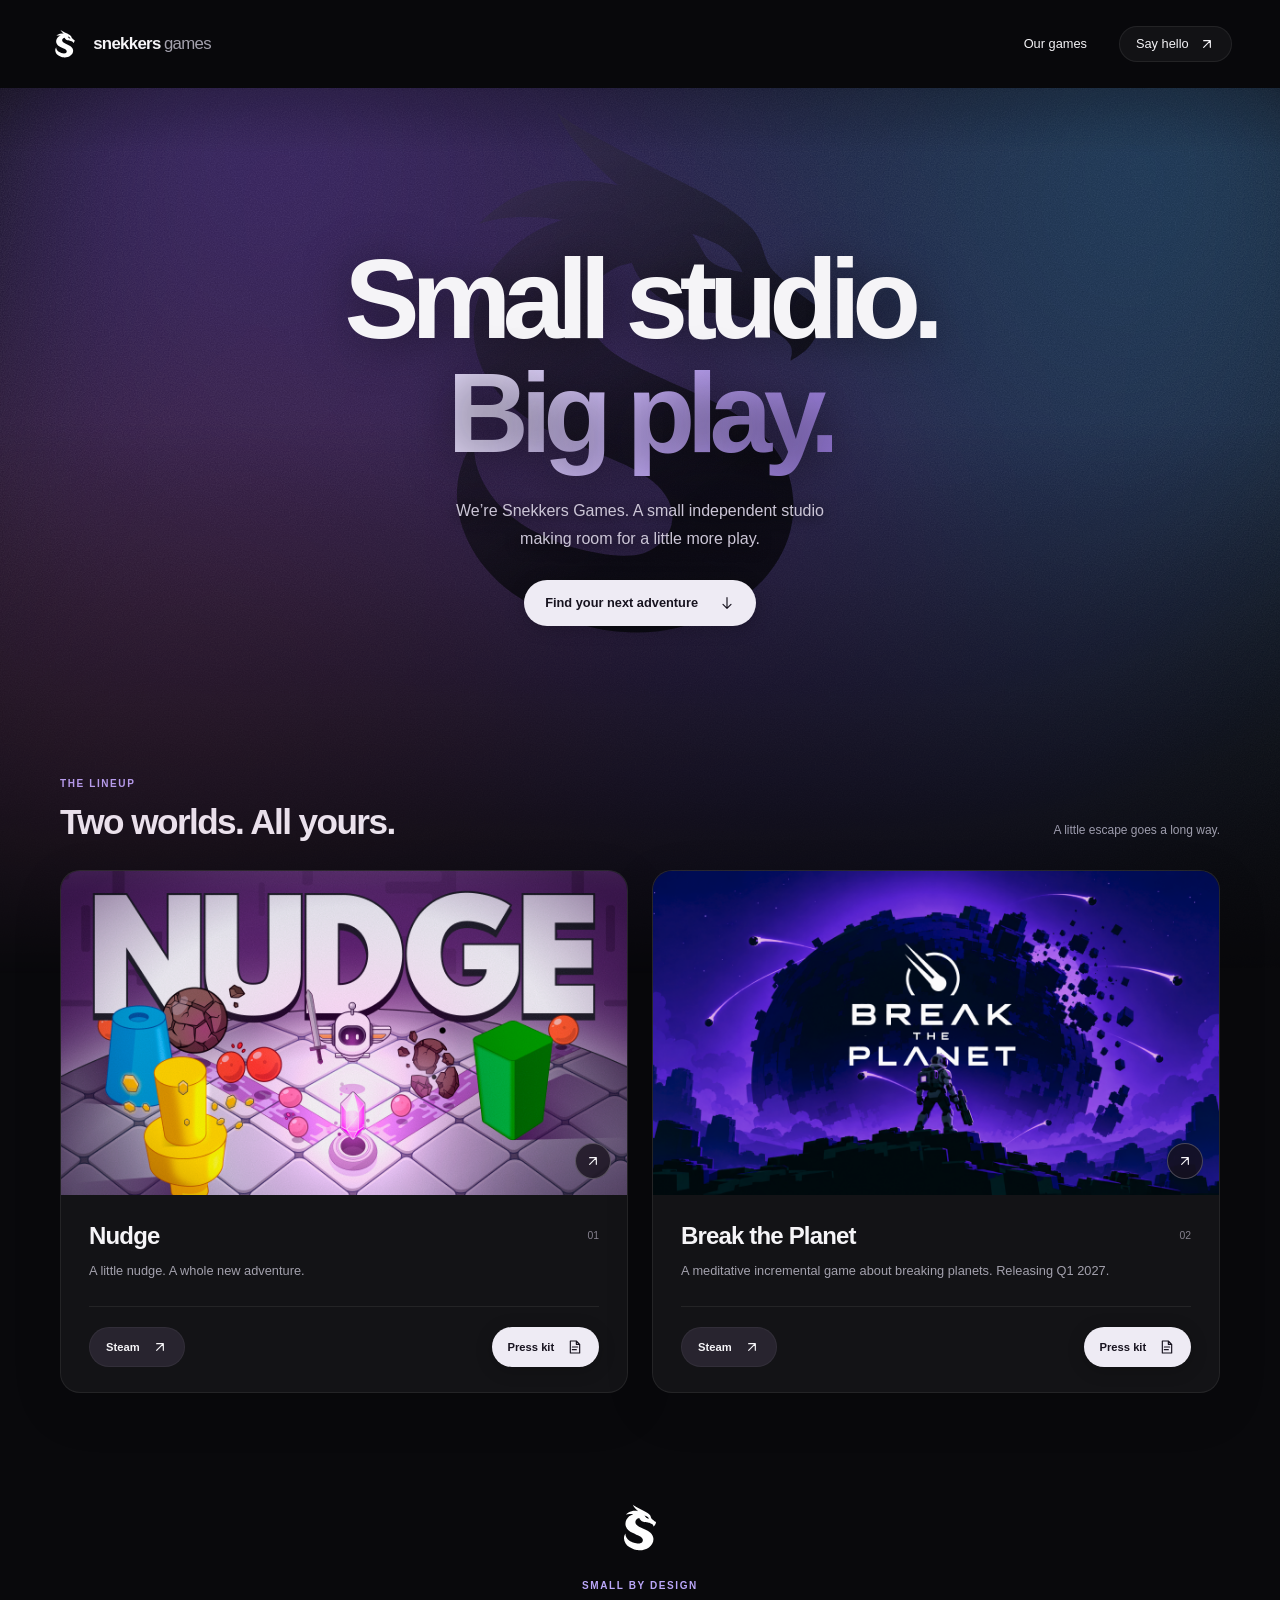
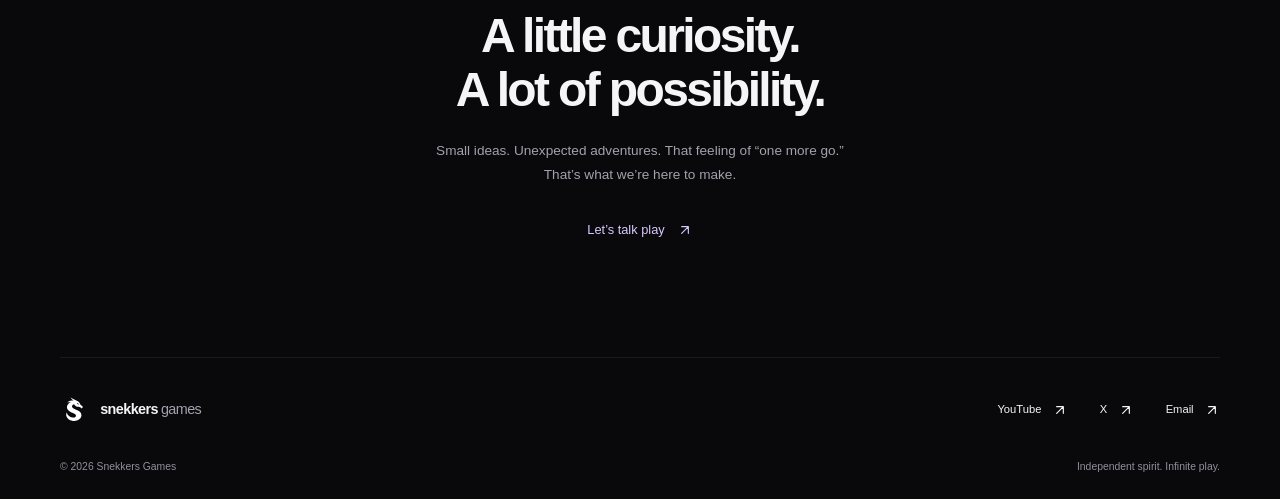
<file: index.html>
<!doctype html>
<html lang="en">
  <head>
    <meta charset="utf-8" />
    <meta name="viewport" content="width=device-width, initial-scale=1" />
    <meta name="theme-color" content="#09090c" />
    <meta name="color-scheme" content="dark" />
    <meta name="description" content="Small studio. Big play. Meet Snekkers Games, the independent game studio behind Nudge and Break the Planet." />
    <link rel="canonical" href="https://snekkersgames.com/" />
    <meta property="og:type" content="website" />
    <meta property="og:site_name" content="Snekkers Games" />
    <meta property="og:title" content="Snekkers Games — Small studio. Big play." />
    <meta property="og:description" content="Two worlds. One independent spirit. Discover Nudge and Break the Planet." />
    <meta property="og:url" content="https://snekkersgames.com/" />
    <meta property="og:image" content="https://snekkersgames.com/assets/nudge.png" />
    <title>Snekkers Games — Small studio. Big play.</title>
    <link rel="icon" href="./assets/favicon.svg" type="image/svg+xml" />
    <link rel="stylesheet" href="./styles.css" />
  </head>
  <body>
    <a class="skip-link" href="#main">Skip to content</a>
    <header class="site-header">
      <div class="header-inner">
        <a class="brand" href="#top" aria-label="Snekkers Games home"><img class="brand-symbol" src="./assets/logo.svg" alt="" width="34" height="34" /><span>snekkers<span class="brand-light">games</span></span></a>
        <nav aria-label="Main navigation"><a href="#games">Our games</a><a class="contact-link" href="mailto:info@snekkersgames.com">Say hello <svg class="icon" viewBox="0 0 24 24" fill="none" stroke="currentColor" stroke-width="1.75" stroke-linecap="round" stroke-linejoin="round" aria-hidden="true" focusable="false"><path d="M7 17 17 7M7 7h10v10" /></svg></a></nav>
      </div>
    </header>
    <main id="main">
      <section class="hero container" id="top" aria-labelledby="hero-title">
        <div class="hero-atmosphere" aria-hidden="true"><div class="hero-flow"><span></span><span></span><span></span></div><div class="hero-emblem"></div></div>
        <h1 id="hero-title">Small studio.<br /><span>Big play.</span></h1>
        <p class="hero-description">We’re Snekkers Games. A small independent studio<br class="desktop-break" /> making room for a little more play.</p>
        <a class="button primary-button" href="#games">Find your next adventure <svg class="icon" viewBox="0 0 24 24" fill="none" stroke="currentColor" stroke-width="1.75" stroke-linecap="round" stroke-linejoin="round" aria-hidden="true" focusable="false"><path d="M12 4v16m-6-6 6 6 6-6" /></svg></a>
      </section>
      <section class="games container" id="games" aria-labelledby="games-title">
        <div class="section-heading"><div><p class="eyebrow section-eyebrow">THE LINEUP</p><h2 id="games-title">Two worlds. All yours.</h2></div><span class="collection-note">A little escape goes a long way.</span></div>
        <div class="game-grid">
          <article class="game-card nudge">
            <a class="artwork-link" href="https://store.steampowered.com/app/4538110/Nudge/" aria-label="Discover Nudge on Steam"><img src="./assets/nudge.png" alt="Nudge artwork: a tiny sword-wielding robot, colorful obstacles, and a glowing pink crystal." width="1232" height="706" fetchpriority="high" /><span class="artwork-arrow" aria-hidden="true"><svg class="icon" viewBox="0 0 24 24" fill="none" stroke="currentColor" stroke-width="1.75" stroke-linecap="round" stroke-linejoin="round" aria-hidden="true" focusable="false"><path d="M7 17 17 7M7 7h10v10" /></svg></span></a>
            <div class="game-details"><div class="game-title-row"><h3>Nudge</h3><span class="game-index" aria-hidden="true">01</span></div><p>A little nudge. A whole new adventure.</p><div class="game-bottom game-actions"><a class="button game-button" href="https://store.steampowered.com/app/4538110/Nudge/">Steam <svg class="icon" viewBox="0 0 24 24" fill="none" stroke="currentColor" stroke-width="1.75" stroke-linecap="round" stroke-linejoin="round" aria-hidden="true" focusable="false"><path d="M7 17 17 7M7 7h10v10" /></svg></a><a class="button primary-button press-kit-button" href="./press-kit/nudge/">Press kit <svg class="icon" viewBox="0 0 24 24" fill="none" stroke="currentColor" stroke-width="1.75" stroke-linecap="round" stroke-linejoin="round" aria-hidden="true" focusable="false"><path d="M14 3H5v18h14V8l-5-5ZM14 3v5h5M8 12h8M8 16h6" /></svg></a></div></div>
          </article>
          <article class="game-card planet">
            <a class="artwork-link" href="https://store.steampowered.com/app/5252690/Break_the_Planet" aria-label="Discover Break the Planet on Steam"><img src="./assets/break-the-planet.png" alt="Break the Planet artwork: an astronaut faces a vast crumbling planet illuminated by violet meteors." width="1232" height="706" /><span class="artwork-arrow" aria-hidden="true"><svg class="icon" viewBox="0 0 24 24" fill="none" stroke="currentColor" stroke-width="1.75" stroke-linecap="round" stroke-linejoin="round" aria-hidden="true" focusable="false"><path d="M7 17 17 7M7 7h10v10" /></svg></span></a>
            <div class="game-details"><div class="game-title-row"><h3>Break the Planet</h3><span class="game-index" aria-hidden="true">02</span></div><p>A meditative incremental game about breaking planets. Releasing Q1 2027.</p><div class="game-bottom game-actions"><a class="button game-button" href="https://store.steampowered.com/app/5252690/Break_the_Planet">Steam <svg class="icon" viewBox="0 0 24 24" fill="none" stroke="currentColor" stroke-width="1.75" stroke-linecap="round" stroke-linejoin="round" aria-hidden="true" focusable="false"><path d="M7 17 17 7M7 7h10v10" /></svg></a><a class="button primary-button press-kit-button" href="./press-kit/break-the-planet/">Press kit <svg class="icon" viewBox="0 0 24 24" fill="none" stroke="currentColor" stroke-width="1.75" stroke-linecap="round" stroke-linejoin="round" aria-hidden="true" focusable="false"><path d="M14 3H5v18h14V8l-5-5ZM14 3v5h5M8 12h8M8 16h6" /></svg></a></div></div>
          </article>
        </div>
      </section>
      <section class="studio container" aria-labelledby="studio-title"><div class="studio-mark" aria-hidden="true"><img src="./assets/logo.svg" alt="" width="56" height="56" /></div><p class="eyebrow section-eyebrow">SMALL BY DESIGN</p><h2 id="studio-title">A little curiosity.<br />A lot of possibility.</h2><p>Small ideas. Unexpected adventures. That feeling of “one more go.”<br class="desktop-break" /> That’s what we’re here to make.</p><a class="text-link" href="mailto:info@snekkersgames.com">Let’s talk play <svg class="icon" viewBox="0 0 24 24" fill="none" stroke="currentColor" stroke-width="1.75" stroke-linecap="round" stroke-linejoin="round" aria-hidden="true" focusable="false"><path d="M7 17 17 7M7 7h10v10" /></svg></a></section>
    </main>
    <footer class="site-footer container"><div class="footer-main"><a class="brand" href="#top" aria-label="Snekkers Games home"><img class="brand-symbol" src="./assets/logo.svg" alt="" width="34" height="34" /><span>snekkers<span class="brand-light">games</span></span></a><nav aria-label="Find Snekkers Games"><a href="https://www.youtube.com/@snekkersgames">YouTube <svg class="icon" viewBox="0 0 24 24" fill="none" stroke="currentColor" stroke-width="1.75" stroke-linecap="round" stroke-linejoin="round" aria-hidden="true" focusable="false"><path d="M7 17 17 7M7 7h10v10" /></svg></a><a href="https://x.com/SnekkersGames">X <svg class="icon" viewBox="0 0 24 24" fill="none" stroke="currentColor" stroke-width="1.75" stroke-linecap="round" stroke-linejoin="round" aria-hidden="true" focusable="false"><path d="M7 17 17 7M7 7h10v10" /></svg></a><a href="mailto:info@snekkersgames.com">Email <svg class="icon" viewBox="0 0 24 24" fill="none" stroke="currentColor" stroke-width="1.75" stroke-linecap="round" stroke-linejoin="round" aria-hidden="true" focusable="false"><path d="M7 17 17 7M7 7h10v10" /></svg></a></nav></div><div class="footer-bottom"><p>© 2026 Snekkers Games</p><p>Independent spirit. Infinite play.</p></div></footer>
  </body>
</html>
</file>
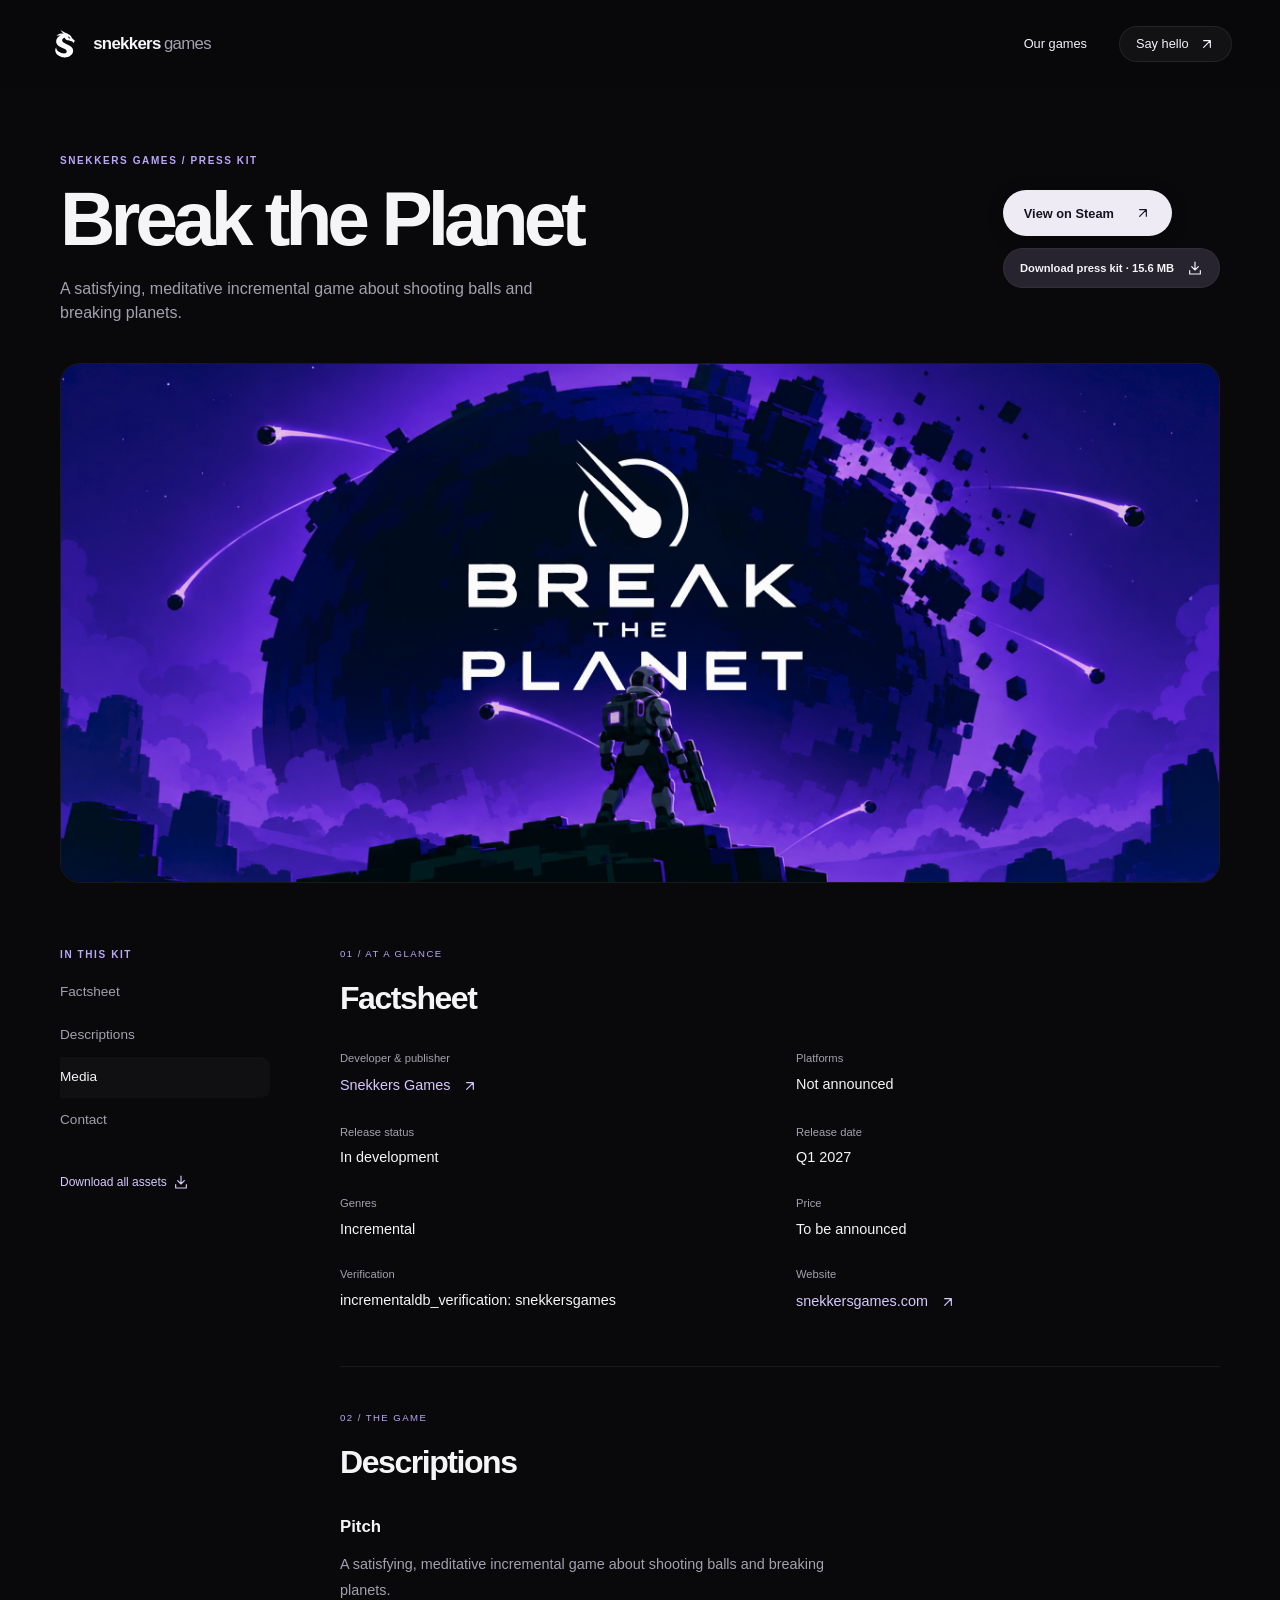
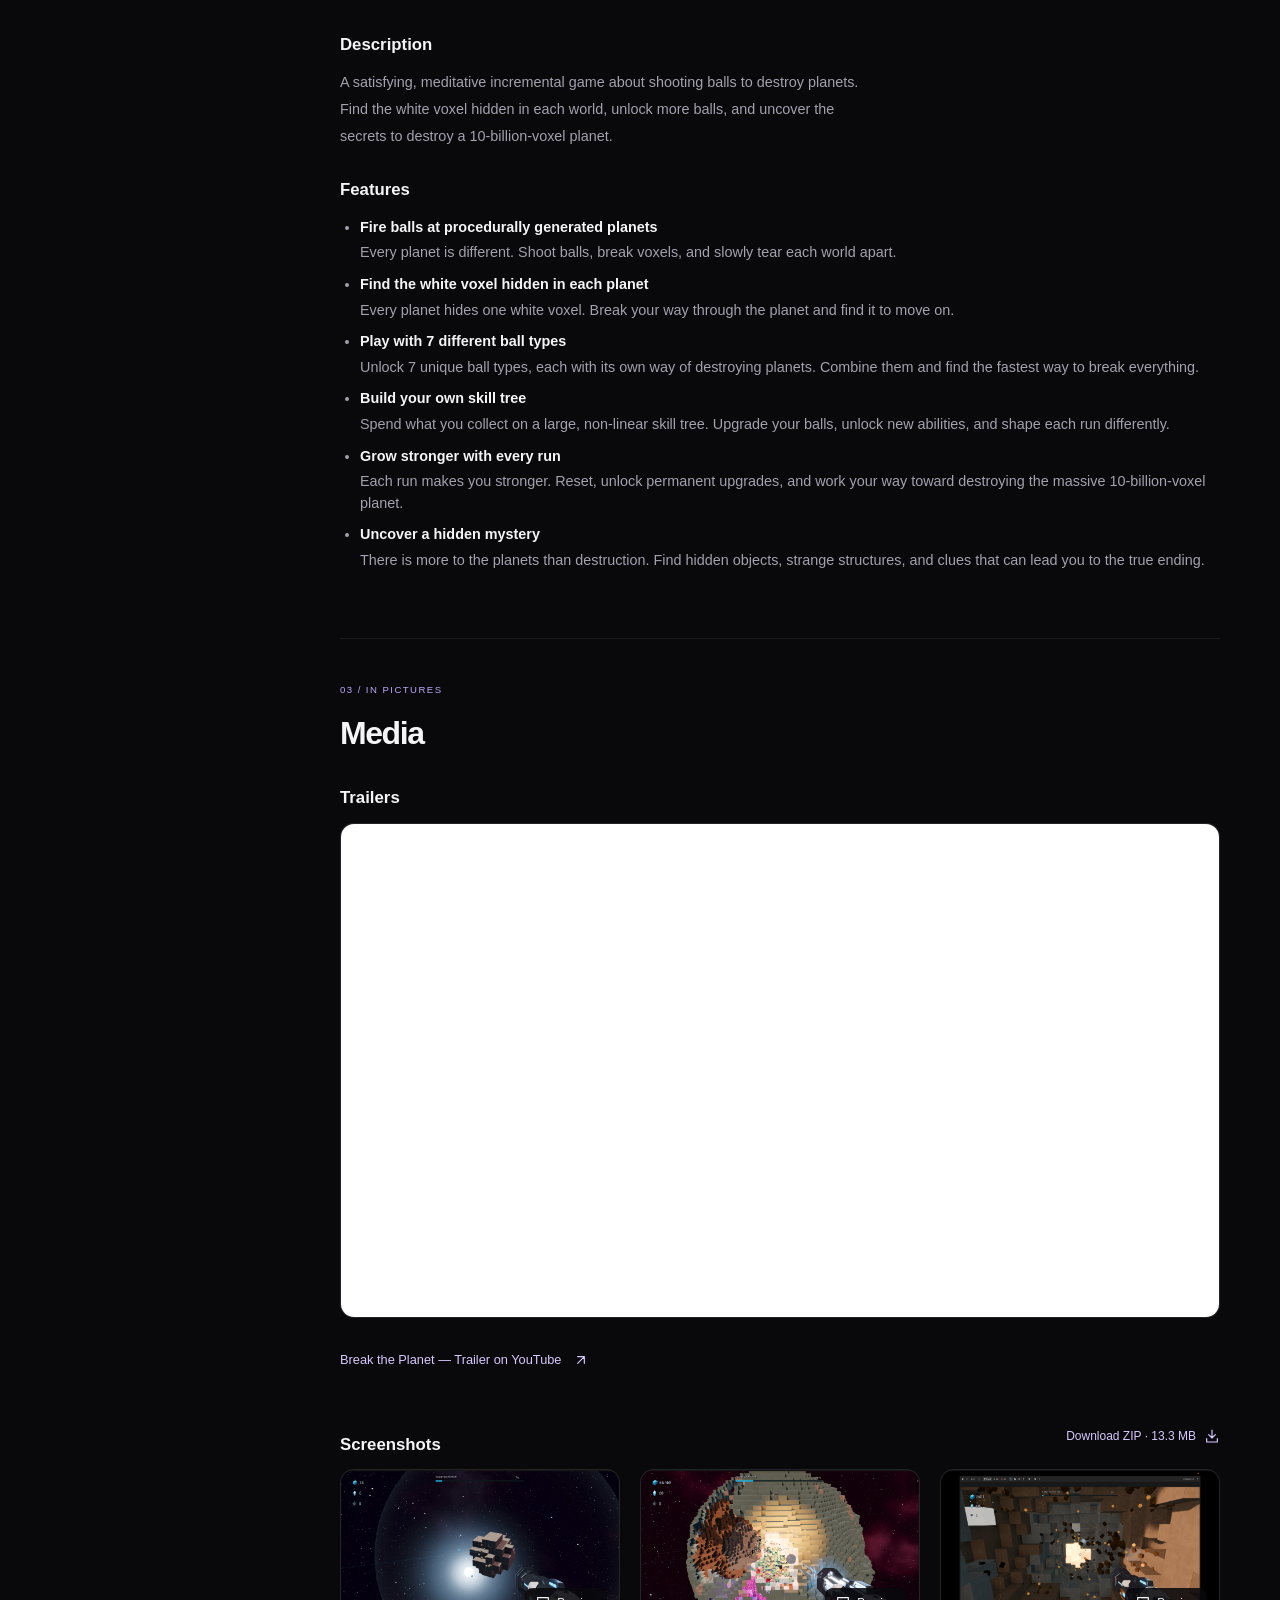
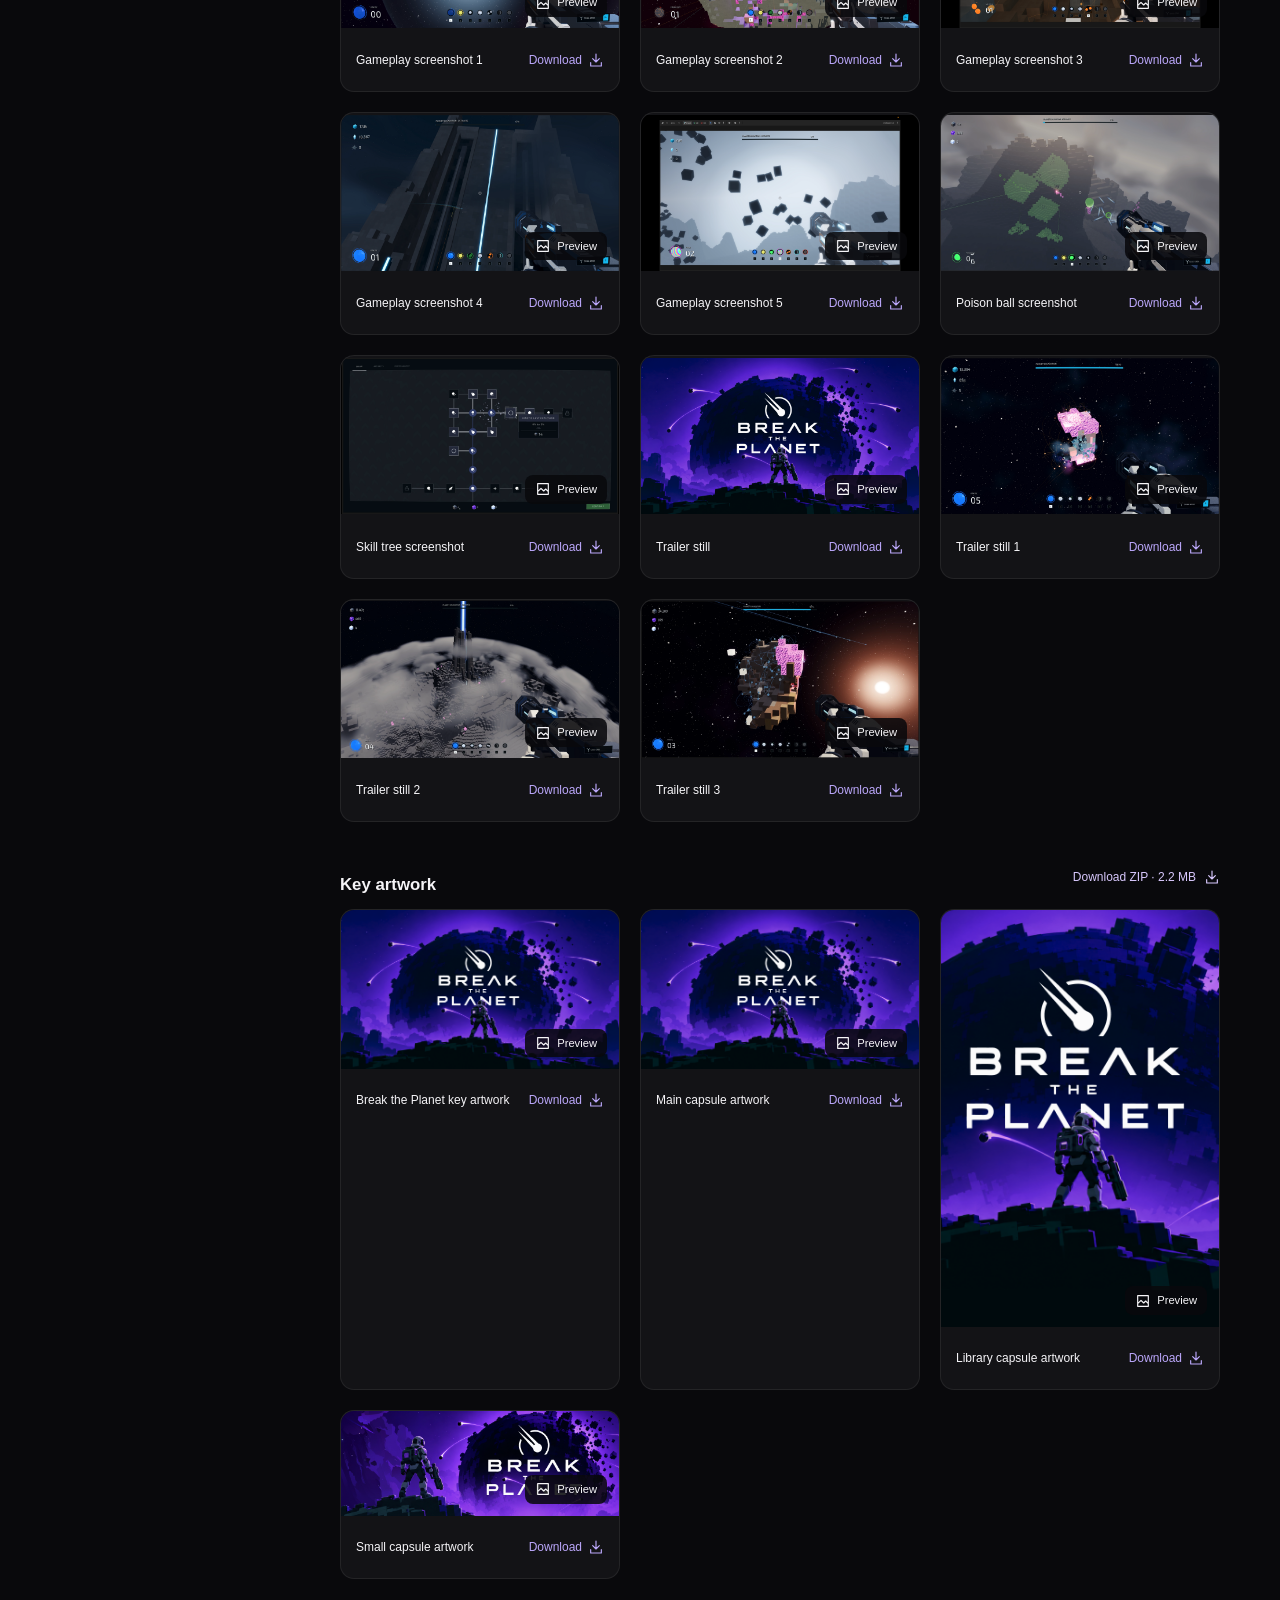
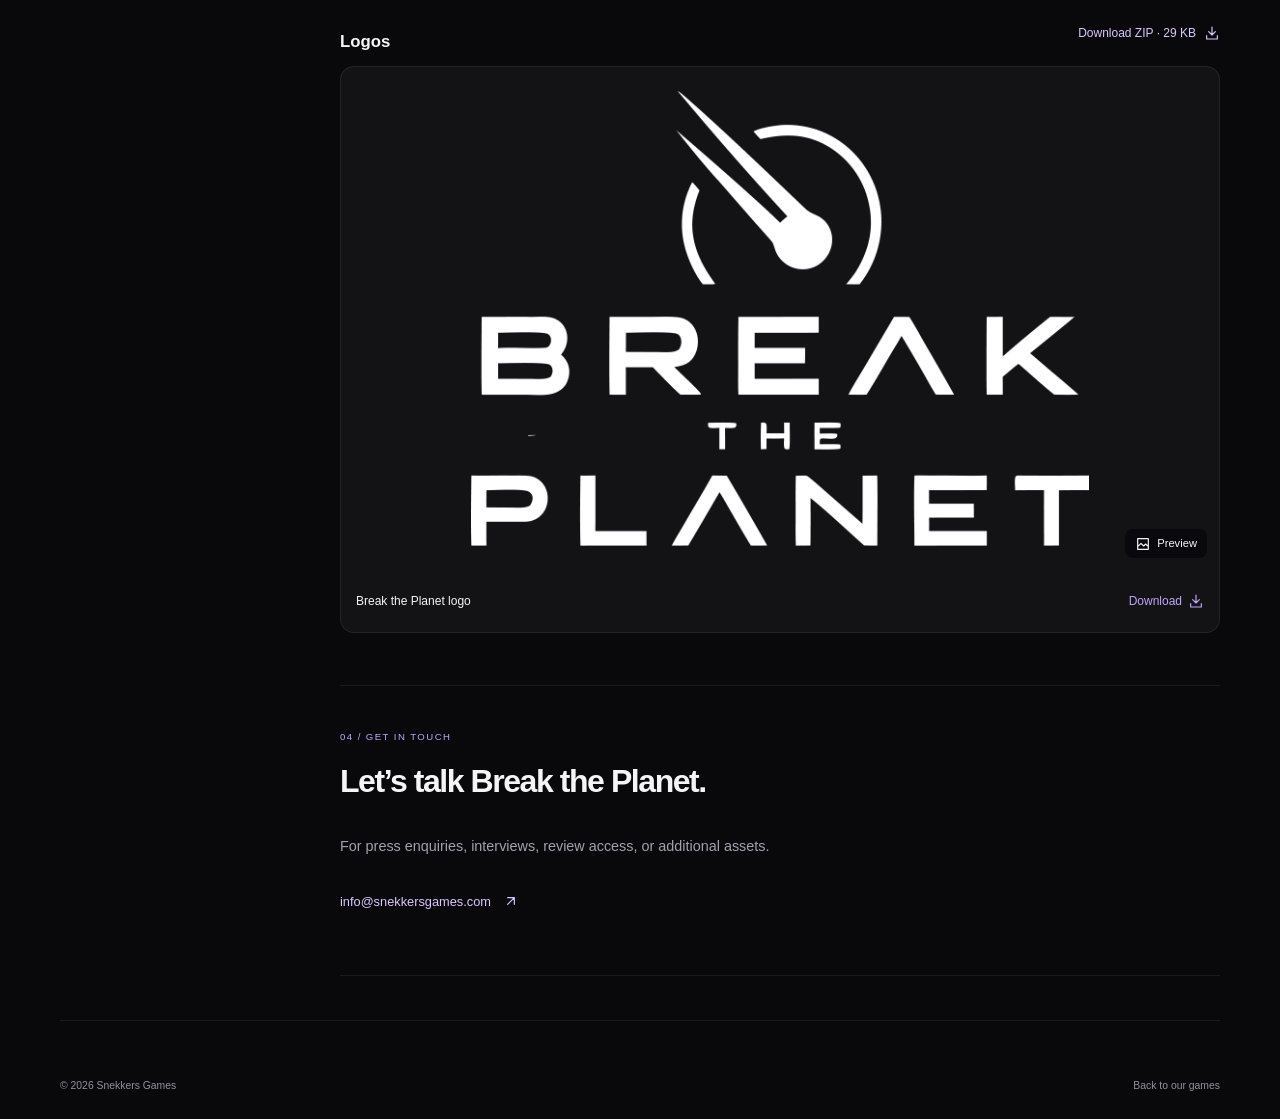
<file: press-kit/break-the-planet/index.html>
<!doctype html>
<html lang="en"><head><meta charset="utf-8"/><meta name="viewport" content="width=device-width, initial-scale=1"/><meta name="color-scheme" content="dark"/><meta name="theme-color" content="#09090c"/>
<title>Break the Planet Press Kit — Snekkers Games</title><meta name="description" content="Official Break the Planet press kit: game information, artwork, downloads, and press contact."/><link rel="canonical" href="https://snekkersgames.com/press-kit/break-the-planet/"/><meta property="og:title" content="Break the Planet — Press Kit"/><meta property="og:image" content="https://snekkersgames.com/assets/break-the-planet.png"/><meta property="og:type" content="website"/><link rel="icon" href="../../assets/favicon.svg" type="image/svg+xml"/><link rel="stylesheet" href="../../styles.css"/><link rel="stylesheet" href="../press-kit.css"/><script src="../press-kit.js" defer></script></head>
<body><a class="skip-link" href="#main">Skip to content</a><header class="site-header"><div class="header-inner"><a class="brand" href="../../index.html" aria-label="Snekkers Games home"><img class="brand-symbol" src="../../assets/logo.svg" alt="" width="34" height="34" /><span>snekkers<span class="brand-light">games</span></span></a><nav aria-label="Main navigation"><a href="../../index.html#games">Our games</a><a class="contact-link" href="mailto:info@snekkersgames.com">Say hello <svg class="icon" viewBox="0 0 24 24" fill="none" stroke="currentColor" stroke-width="1.75" stroke-linecap="round" stroke-linejoin="round" aria-hidden="true" focusable="false"><path d="M7 17 17 7M7 7h10v10"/></svg></a></nav></div></header>
<main id="main" class="container press-main"><div class="press-intro"><div><p class="eyebrow section-eyebrow">SNEKKERS GAMES / PRESS KIT</p><h1>Break the Planet</h1><p class="press-deck">A satisfying, meditative incremental game about shooting balls and breaking planets.</p></div><div class="press-actions"><a class="button primary-button" href="https://store.steampowered.com/app/5252690/Break_the_Planet">View on Steam <svg class="icon" viewBox="0 0 24 24" fill="none" stroke="currentColor" stroke-width="1.75" stroke-linecap="round" stroke-linejoin="round" aria-hidden="true" focusable="false"><path d="M7 17 17 7M7 7h10v10"/></svg></a><a class="button game-button" href="press-assets.zip" download>Download press kit · 15.6 MB <svg class="icon" viewBox="0 0 24 24" fill="none" stroke="currentColor" stroke-width="1.75" stroke-linecap="round" stroke-linejoin="round" aria-hidden="true" focusable="false"><path d="M12 3v12m-5-5 5 5 5-5M4 16v5h16v-5"/></svg></a></div></div>
<img class="press-cover" src="../../assets/break-the-planet.png" alt="Break the Planet artwork: an astronaut faces a vast crumbling planet illuminated by violet meteors." width="1232" height="706" fetchpriority="high"/>
<div class="press-layout"><aside class="press-sidebar"><p class="eyebrow section-eyebrow">IN THIS KIT</p><nav aria-label="Press kit sections"><a href="#factsheet">Factsheet</a><a href="#descriptions">Descriptions</a><a href="#media">Media</a><a href="#contact">Contact</a></nav><a class="text-link" href="press-assets.zip" download>Download all assets <svg class="icon" viewBox="0 0 24 24" fill="none" stroke="currentColor" stroke-width="1.75" stroke-linecap="round" stroke-linejoin="round" aria-hidden="true" focusable="false"><path d="M12 3v12m-5-5 5 5 5-5M4 16v5h16v-5"/></svg></a></aside><div class="press-content">
<section id="factsheet"><p class="section-number">01 / AT A GLANCE</p><h2>Factsheet</h2><dl class="facts-grid"><div><dt>Developer &amp; publisher</dt><dd><a class="text-link" href="../../index.html">Snekkers Games <svg class="icon" viewBox="0 0 24 24" fill="none" stroke="currentColor" stroke-width="1.75" stroke-linecap="round" stroke-linejoin="round" aria-hidden="true" focusable="false"><path d="M7 17 17 7M7 7h10v10"/></svg></a></dd></div><div><dt>Platforms</dt><dd>Not announced</dd></div><div><dt>Release status</dt><dd>In development</dd></div><div><dt>Release date</dt><dd>Q1 2027</dd></div><div><dt>Genres</dt><dd>Incremental</dd></div><div><dt>Price</dt><dd>To be announced</dd></div><div><dt>Verification</dt><dd><code>incrementaldb_verification: snekkersgames</code></dd></div><div><dt>Website</dt><dd><a class="text-link" href="https://snekkersgames.com/">snekkersgames.com <svg class="icon" viewBox="0 0 24 24" fill="none" stroke="currentColor" stroke-width="1.75" stroke-linecap="round" stroke-linejoin="round" aria-hidden="true" focusable="false"><path d="M7 17 17 7M7 7h10v10"/></svg></a></dd></div></dl></section>
<section id="descriptions"><p class="section-number">02 / THE GAME</p><h2>Descriptions</h2><h3>Pitch</h3><p>A satisfying, meditative incremental game about shooting balls and breaking planets.</p><h3>Description</h3><p>A satisfying, meditative incremental game about shooting balls to destroy planets. Find the white voxel hidden in each world, unlock more balls, and uncover the secrets to destroy a 10-billion-voxel planet.</p><h3>Features</h3><ul class="feature-list"><li><strong>Fire balls at procedurally generated planets</strong><span>Every planet is different. Shoot balls, break voxels, and slowly tear each world apart.</span></li><li><strong>Find the white voxel hidden in each planet</strong><span>Every planet hides one white voxel. Break your way through the planet and find it to move on.</span></li><li><strong>Play with 7 different ball types</strong><span>Unlock 7 unique ball types, each with its own way of destroying planets. Combine them and find the fastest way to break everything.</span></li><li><strong>Build your own skill tree</strong><span>Spend what you collect on a large, non-linear skill tree. Upgrade your balls, unlock new abilities, and shape each run differently.</span></li><li><strong>Grow stronger with every run</strong><span>Each run makes you stronger. Reset, unlock permanent upgrades, and work your way toward destroying the massive 10-billion-voxel planet.</span></li><li><strong>Uncover a hidden mystery</strong><span>There is more to the planets than destruction. Find hidden objects, strange structures, and clues that can lead you to the true ending.</span></li></ul></section>
<section id="media"><p class="section-number">03 / IN PICTURES</p><h2>Media</h2><h3>Trailers</h3><div class="trailer-embed"><iframe src="https://www.youtube-nocookie.com/embed/JMhZYXJIytg?start=0" title="Break the Planet — Trailer" width="560" height="315" loading="lazy" referrerpolicy="strict-origin-when-cross-origin" allow="accelerometer; autoplay; clipboard-write; encrypted-media; gyroscope; picture-in-picture; web-share" allowfullscreen></iframe></div><p><a class="text-link" href="https://www.youtube.com/watch?v=JMhZYXJIytg">Break the Planet — Trailer on YouTube <svg class="icon" viewBox="0 0 24 24" fill="none" stroke="currentColor" stroke-width="1.75" stroke-linecap="round" stroke-linejoin="round" aria-hidden="true" focusable="false"><path d="M7 17 17 7M7 7h10v10"/></svg></a></p><div class="asset-heading"><h3>Screenshots</h3><a class="text-link" href="screenshots.zip" download>Download ZIP · 13.3 MB <svg class="icon" viewBox="0 0 24 24" fill="none" stroke="currentColor" stroke-width="1.75" stroke-linecap="round" stroke-linejoin="round" aria-hidden="true" focusable="false"><path d="M12 3v12m-5-5 5 5 5-5M4 16v5h16v-5"/></svg></a></div><div class="asset-grid asset-grid-screenshots"><figure class="press-asset"><a class="asset-preview" href="../../assets/press/break-the-planet/break the planet_1.1.1.png" data-preview aria-label="Preview Gameplay screenshot 1"><img src="../../assets/press/break-the-planet/break the planet_1.1.1.png" alt="Break the Planet gameplay screenshot 1" loading="lazy"/><span class="preview-hint"><svg class="icon" viewBox="0 0 24 24" fill="none" stroke="currentColor" stroke-width="1.75" stroke-linecap="round" stroke-linejoin="round" aria-hidden="true" focusable="false"><path d="M4 4h16v16H4zM4 16l5-5 4 4 3-3 4 4"/></svg> Preview</span></a><figcaption><span>Gameplay screenshot 1</span><a class="asset-download" href="../../assets/press/break-the-planet/break the planet_1.1.1.png" download>Download <svg class="icon" viewBox="0 0 24 24" fill="none" stroke="currentColor" stroke-width="1.75" stroke-linecap="round" stroke-linejoin="round" aria-hidden="true" focusable="false"><path d="M12 3v12m-5-5 5 5 5-5M4 16v5h16v-5"/></svg></a></figcaption></figure><figure class="press-asset"><a class="asset-preview" href="../../assets/press/break-the-planet/break the planet_1.5.1.png" data-preview aria-label="Preview Gameplay screenshot 2"><img src="../../assets/press/break-the-planet/break the planet_1.5.1.png" alt="Break the Planet gameplay screenshot 2" loading="lazy"/><span class="preview-hint"><svg class="icon" viewBox="0 0 24 24" fill="none" stroke="currentColor" stroke-width="1.75" stroke-linecap="round" stroke-linejoin="round" aria-hidden="true" focusable="false"><path d="M4 4h16v16H4zM4 16l5-5 4 4 3-3 4 4"/></svg> Preview</span></a><figcaption><span>Gameplay screenshot 2</span><a class="asset-download" href="../../assets/press/break-the-planet/break the planet_1.5.1.png" download>Download <svg class="icon" viewBox="0 0 24 24" fill="none" stroke="currentColor" stroke-width="1.75" stroke-linecap="round" stroke-linejoin="round" aria-hidden="true" focusable="false"><path d="M12 3v12m-5-5 5 5 5-5M4 16v5h16v-5"/></svg></a></figcaption></figure><figure class="press-asset"><a class="asset-preview" href="../../assets/press/break-the-planet/break the planet_1.6.1.png" data-preview aria-label="Preview Gameplay screenshot 3"><img src="../../assets/press/break-the-planet/break the planet_1.6.1.png" alt="Break the Planet gameplay screenshot 3" loading="lazy"/><span class="preview-hint"><svg class="icon" viewBox="0 0 24 24" fill="none" stroke="currentColor" stroke-width="1.75" stroke-linecap="round" stroke-linejoin="round" aria-hidden="true" focusable="false"><path d="M4 4h16v16H4zM4 16l5-5 4 4 3-3 4 4"/></svg> Preview</span></a><figcaption><span>Gameplay screenshot 3</span><a class="asset-download" href="../../assets/press/break-the-planet/break the planet_1.6.1.png" download>Download <svg class="icon" viewBox="0 0 24 24" fill="none" stroke="currentColor" stroke-width="1.75" stroke-linecap="round" stroke-linejoin="round" aria-hidden="true" focusable="false"><path d="M12 3v12m-5-5 5 5 5-5M4 16v5h16v-5"/></svg></a></figcaption></figure><figure class="press-asset"><a class="asset-preview" href="../../assets/press/break-the-planet/break the planet_1.9.1.png" data-preview aria-label="Preview Gameplay screenshot 4"><img src="../../assets/press/break-the-planet/break the planet_1.9.1.png" alt="Break the Planet gameplay screenshot 4" loading="lazy"/><span class="preview-hint"><svg class="icon" viewBox="0 0 24 24" fill="none" stroke="currentColor" stroke-width="1.75" stroke-linecap="round" stroke-linejoin="round" aria-hidden="true" focusable="false"><path d="M4 4h16v16H4zM4 16l5-5 4 4 3-3 4 4"/></svg> Preview</span></a><figcaption><span>Gameplay screenshot 4</span><a class="asset-download" href="../../assets/press/break-the-planet/break the planet_1.9.1.png" download>Download <svg class="icon" viewBox="0 0 24 24" fill="none" stroke="currentColor" stroke-width="1.75" stroke-linecap="round" stroke-linejoin="round" aria-hidden="true" focusable="false"><path d="M12 3v12m-5-5 5 5 5-5M4 16v5h16v-5"/></svg></a></figcaption></figure><figure class="press-asset"><a class="asset-preview" href="../../assets/press/break-the-planet/break the planet_1.11.1.png" data-preview aria-label="Preview Gameplay screenshot 5"><img src="../../assets/press/break-the-planet/break the planet_1.11.1.png" alt="Break the Planet gameplay screenshot 5" loading="lazy"/><span class="preview-hint"><svg class="icon" viewBox="0 0 24 24" fill="none" stroke="currentColor" stroke-width="1.75" stroke-linecap="round" stroke-linejoin="round" aria-hidden="true" focusable="false"><path d="M4 4h16v16H4zM4 16l5-5 4 4 3-3 4 4"/></svg> Preview</span></a><figcaption><span>Gameplay screenshot 5</span><a class="asset-download" href="../../assets/press/break-the-planet/break the planet_1.11.1.png" download>Download <svg class="icon" viewBox="0 0 24 24" fill="none" stroke="currentColor" stroke-width="1.75" stroke-linecap="round" stroke-linejoin="round" aria-hidden="true" focusable="false"><path d="M12 3v12m-5-5 5 5 5-5M4 16v5h16v-5"/></svg></a></figcaption></figure><figure class="press-asset"><a class="asset-preview" href="../../assets/press/break-the-planet/poison.png" data-preview aria-label="Preview Poison ball screenshot"><img src="../../assets/press/break-the-planet/poison.png" alt="Poison ball effect in Break the Planet" loading="lazy"/><span class="preview-hint"><svg class="icon" viewBox="0 0 24 24" fill="none" stroke="currentColor" stroke-width="1.75" stroke-linecap="round" stroke-linejoin="round" aria-hidden="true" focusable="false"><path d="M4 4h16v16H4zM4 16l5-5 4 4 3-3 4 4"/></svg> Preview</span></a><figcaption><span>Poison ball screenshot</span><a class="asset-download" href="../../assets/press/break-the-planet/poison.png" download>Download <svg class="icon" viewBox="0 0 24 24" fill="none" stroke="currentColor" stroke-width="1.75" stroke-linecap="round" stroke-linejoin="round" aria-hidden="true" focusable="false"><path d="M12 3v12m-5-5 5 5 5-5M4 16v5h16v-5"/></svg></a></figcaption></figure><figure class="press-asset"><a class="asset-preview" href="../../assets/press/break-the-planet/skilltree.png" data-preview aria-label="Preview Skill tree screenshot"><img src="../../assets/press/break-the-planet/skilltree.png" alt="Break the Planet skill tree" loading="lazy"/><span class="preview-hint"><svg class="icon" viewBox="0 0 24 24" fill="none" stroke="currentColor" stroke-width="1.75" stroke-linecap="round" stroke-linejoin="round" aria-hidden="true" focusable="false"><path d="M4 4h16v16H4zM4 16l5-5 4 4 3-3 4 4"/></svg> Preview</span></a><figcaption><span>Skill tree screenshot</span><a class="asset-download" href="../../assets/press/break-the-planet/skilltree.png" download>Download <svg class="icon" viewBox="0 0 24 24" fill="none" stroke="currentColor" stroke-width="1.75" stroke-linecap="round" stroke-linejoin="round" aria-hidden="true" focusable="false"><path d="M12 3v12m-5-5 5 5 5-5M4 16v5h16v-5"/></svg></a></figcaption></figure><figure class="press-asset"><a class="asset-preview" href="../../assets/press/break-the-planet/trailer.png" data-preview aria-label="Preview Trailer still"><img src="../../assets/press/break-the-planet/trailer.png" alt="Break the Planet trailer still" loading="lazy"/><span class="preview-hint"><svg class="icon" viewBox="0 0 24 24" fill="none" stroke="currentColor" stroke-width="1.75" stroke-linecap="round" stroke-linejoin="round" aria-hidden="true" focusable="false"><path d="M4 4h16v16H4zM4 16l5-5 4 4 3-3 4 4"/></svg> Preview</span></a><figcaption><span>Trailer still</span><a class="asset-download" href="../../assets/press/break-the-planet/trailer.png" download>Download <svg class="icon" viewBox="0 0 24 24" fill="none" stroke="currentColor" stroke-width="1.75" stroke-linecap="round" stroke-linejoin="round" aria-hidden="true" focusable="false"><path d="M12 3v12m-5-5 5 5 5-5M4 16v5h16v-5"/></svg></a></figcaption></figure><figure class="press-asset"><a class="asset-preview" href="../../assets/press/break-the-planet/Break the Planet - Trailer 1_00_00_23_15.jpg" data-preview aria-label="Preview Trailer still 1"><img src="../../assets/press/break-the-planet/Break the Planet - Trailer 1_00_00_23_15.jpg" alt="Break the Planet trailer still 1" loading="lazy"/><span class="preview-hint"><svg class="icon" viewBox="0 0 24 24" fill="none" stroke="currentColor" stroke-width="1.75" stroke-linecap="round" stroke-linejoin="round" aria-hidden="true" focusable="false"><path d="M4 4h16v16H4zM4 16l5-5 4 4 3-3 4 4"/></svg> Preview</span></a><figcaption><span>Trailer still 1</span><a class="asset-download" href="../../assets/press/break-the-planet/Break the Planet - Trailer 1_00_00_23_15.jpg" download>Download <svg class="icon" viewBox="0 0 24 24" fill="none" stroke="currentColor" stroke-width="1.75" stroke-linecap="round" stroke-linejoin="round" aria-hidden="true" focusable="false"><path d="M12 3v12m-5-5 5 5 5-5M4 16v5h16v-5"/></svg></a></figcaption></figure><figure class="press-asset"><a class="asset-preview" href="../../assets/press/break-the-planet/Break the Planet - Trailer 1_00_00_34_20.png" data-preview aria-label="Preview Trailer still 2"><img src="../../assets/press/break-the-planet/Break the Planet - Trailer 1_00_00_34_20.png" alt="Break the Planet trailer still 2" loading="lazy"/><span class="preview-hint"><svg class="icon" viewBox="0 0 24 24" fill="none" stroke="currentColor" stroke-width="1.75" stroke-linecap="round" stroke-linejoin="round" aria-hidden="true" focusable="false"><path d="M4 4h16v16H4zM4 16l5-5 4 4 3-3 4 4"/></svg> Preview</span></a><figcaption><span>Trailer still 2</span><a class="asset-download" href="../../assets/press/break-the-planet/Break the Planet - Trailer 1_00_00_34_20.png" download>Download <svg class="icon" viewBox="0 0 24 24" fill="none" stroke="currentColor" stroke-width="1.75" stroke-linecap="round" stroke-linejoin="round" aria-hidden="true" focusable="false"><path d="M12 3v12m-5-5 5 5 5-5M4 16v5h16v-5"/></svg></a></figcaption></figure><figure class="press-asset"><a class="asset-preview" href="../../assets/press/break-the-planet/Break the Planet - Trailer 1_00_01_09_11.png" data-preview aria-label="Preview Trailer still 3"><img src="../../assets/press/break-the-planet/Break the Planet - Trailer 1_00_01_09_11.png" alt="Break the Planet trailer still 3" loading="lazy"/><span class="preview-hint"><svg class="icon" viewBox="0 0 24 24" fill="none" stroke="currentColor" stroke-width="1.75" stroke-linecap="round" stroke-linejoin="round" aria-hidden="true" focusable="false"><path d="M4 4h16v16H4zM4 16l5-5 4 4 3-3 4 4"/></svg> Preview</span></a><figcaption><span>Trailer still 3</span><a class="asset-download" href="../../assets/press/break-the-planet/Break the Planet - Trailer 1_00_01_09_11.png" download>Download <svg class="icon" viewBox="0 0 24 24" fill="none" stroke="currentColor" stroke-width="1.75" stroke-linecap="round" stroke-linejoin="round" aria-hidden="true" focusable="false"><path d="M12 3v12m-5-5 5 5 5-5M4 16v5h16v-5"/></svg></a></figcaption></figure></div><div class="asset-heading"><h3>Key artwork</h3><a class="text-link" href="artwork.zip" download>Download ZIP · 2.2 MB <svg class="icon" viewBox="0 0 24 24" fill="none" stroke="currentColor" stroke-width="1.75" stroke-linecap="round" stroke-linejoin="round" aria-hidden="true" focusable="false"><path d="M12 3v12m-5-5 5 5 5-5M4 16v5h16v-5"/></svg></a></div><div class="asset-grid asset-grid-artwork"><figure class="press-asset"><a class="asset-preview" href="../../assets/break-the-planet.png" data-preview aria-label="Preview Break the Planet key artwork"><img src="../../assets/break-the-planet.png" alt="Break the Planet artwork: an astronaut faces a vast crumbling planet illuminated by violet meteors." loading="lazy"/><span class="preview-hint"><svg class="icon" viewBox="0 0 24 24" fill="none" stroke="currentColor" stroke-width="1.75" stroke-linecap="round" stroke-linejoin="round" aria-hidden="true" focusable="false"><path d="M4 4h16v16H4zM4 16l5-5 4 4 3-3 4 4"/></svg> Preview</span></a><figcaption><span>Break the Planet key artwork</span><a class="asset-download" href="../../assets/break-the-planet.png" download>Download <svg class="icon" viewBox="0 0 24 24" fill="none" stroke="currentColor" stroke-width="1.75" stroke-linecap="round" stroke-linejoin="round" aria-hidden="true" focusable="false"><path d="M12 3v12m-5-5 5 5 5-5M4 16v5h16v-5"/></svg></a></figcaption></figure><figure class="press-asset"><a class="asset-preview" href="../../assets/press/break-the-planet/main-capsule.png" data-preview aria-label="Preview Main capsule artwork"><img src="../../assets/press/break-the-planet/main-capsule.png" alt="Break the Planet main capsule artwork" loading="lazy"/><span class="preview-hint"><svg class="icon" viewBox="0 0 24 24" fill="none" stroke="currentColor" stroke-width="1.75" stroke-linecap="round" stroke-linejoin="round" aria-hidden="true" focusable="false"><path d="M4 4h16v16H4zM4 16l5-5 4 4 3-3 4 4"/></svg> Preview</span></a><figcaption><span>Main capsule artwork</span><a class="asset-download" href="../../assets/press/break-the-planet/main-capsule.png" download>Download <svg class="icon" viewBox="0 0 24 24" fill="none" stroke="currentColor" stroke-width="1.75" stroke-linecap="round" stroke-linejoin="round" aria-hidden="true" focusable="false"><path d="M12 3v12m-5-5 5 5 5-5M4 16v5h16v-5"/></svg></a></figcaption></figure><figure class="press-asset"><a class="asset-preview" href="../../assets/press/break-the-planet/library-capsule.png" data-preview aria-label="Preview Library capsule artwork"><img src="../../assets/press/break-the-planet/library-capsule.png" alt="Break the Planet vertical library artwork" loading="lazy"/><span class="preview-hint"><svg class="icon" viewBox="0 0 24 24" fill="none" stroke="currentColor" stroke-width="1.75" stroke-linecap="round" stroke-linejoin="round" aria-hidden="true" focusable="false"><path d="M4 4h16v16H4zM4 16l5-5 4 4 3-3 4 4"/></svg> Preview</span></a><figcaption><span>Library capsule artwork</span><a class="asset-download" href="../../assets/press/break-the-planet/library-capsule.png" download>Download <svg class="icon" viewBox="0 0 24 24" fill="none" stroke="currentColor" stroke-width="1.75" stroke-linecap="round" stroke-linejoin="round" aria-hidden="true" focusable="false"><path d="M12 3v12m-5-5 5 5 5-5M4 16v5h16v-5"/></svg></a></figcaption></figure><figure class="press-asset"><a class="asset-preview" href="../../assets/press/break-the-planet/small-capsule.png" data-preview aria-label="Preview Small capsule artwork"><img src="../../assets/press/break-the-planet/small-capsule.png" alt="Break the Planet small capsule artwork" loading="lazy"/><span class="preview-hint"><svg class="icon" viewBox="0 0 24 24" fill="none" stroke="currentColor" stroke-width="1.75" stroke-linecap="round" stroke-linejoin="round" aria-hidden="true" focusable="false"><path d="M4 4h16v16H4zM4 16l5-5 4 4 3-3 4 4"/></svg> Preview</span></a><figcaption><span>Small capsule artwork</span><a class="asset-download" href="../../assets/press/break-the-planet/small-capsule.png" download>Download <svg class="icon" viewBox="0 0 24 24" fill="none" stroke="currentColor" stroke-width="1.75" stroke-linecap="round" stroke-linejoin="round" aria-hidden="true" focusable="false"><path d="M12 3v12m-5-5 5 5 5-5M4 16v5h16v-5"/></svg></a></figcaption></figure></div><div class="asset-heading"><h3>Logos</h3><a class="text-link" href="logos.zip" download>Download ZIP · 29 KB <svg class="icon" viewBox="0 0 24 24" fill="none" stroke="currentColor" stroke-width="1.75" stroke-linecap="round" stroke-linejoin="round" aria-hidden="true" focusable="false"><path d="M12 3v12m-5-5 5 5 5-5M4 16v5h16v-5"/></svg></a></div><div class="asset-grid asset-grid-logos"><figure class="press-asset"><a class="asset-preview" href="../../assets/press/break-the-planet/library-logo.png" data-preview aria-label="Preview Break the Planet logo"><img src="../../assets/press/break-the-planet/library-logo.png" alt="Break the Planet game logo" loading="lazy"/><span class="preview-hint"><svg class="icon" viewBox="0 0 24 24" fill="none" stroke="currentColor" stroke-width="1.75" stroke-linecap="round" stroke-linejoin="round" aria-hidden="true" focusable="false"><path d="M4 4h16v16H4zM4 16l5-5 4 4 3-3 4 4"/></svg> Preview</span></a><figcaption><span>Break the Planet logo</span><a class="asset-download" href="../../assets/press/break-the-planet/library-logo.png" download>Download <svg class="icon" viewBox="0 0 24 24" fill="none" stroke="currentColor" stroke-width="1.75" stroke-linecap="round" stroke-linejoin="round" aria-hidden="true" focusable="false"><path d="M12 3v12m-5-5 5 5 5-5M4 16v5h16v-5"/></svg></a></figcaption></figure></div></section>
<section id="contact" class="press-contact"><p class="section-number">04 / GET IN TOUCH</p><h2>Let’s talk Break the Planet.</h2><p>For press enquiries, interviews, review access, or additional assets.</p><a class="text-link" href="mailto:info@snekkersgames.com">info@snekkersgames.com <svg class="icon" viewBox="0 0 24 24" fill="none" stroke="currentColor" stroke-width="1.75" stroke-linecap="round" stroke-linejoin="round" aria-hidden="true" focusable="false"><path d="M7 17 17 7M7 7h10v10"/></svg></a></section>
</div></div></main><footer class="site-footer container"><div class="footer-bottom"><p>© 2026 Snekkers Games</p><a href="../../index.html">Back to our games</a></div></footer>
<dialog class="image-dialog" aria-label="Image preview"><form method="dialog"><button class="preview-close" aria-label="Close image preview"><svg class="icon" viewBox="0 0 24 24" fill="none" stroke="currentColor" stroke-width="1.75" stroke-linecap="round" stroke-linejoin="round" aria-hidden="true" focusable="false"><path d="m6 6 12 12M6 18 18 6"/></svg></button></form><img alt=""/><a class="button game-button" download>Download original <svg class="icon" viewBox="0 0 24 24" fill="none" stroke="currentColor" stroke-width="1.75" stroke-linecap="round" stroke-linejoin="round" aria-hidden="true" focusable="false"><path d="M12 3v12m-5-5 5 5 5-5M4 16v5h16v-5"/></svg></a></dialog>
</body></html>
</file>
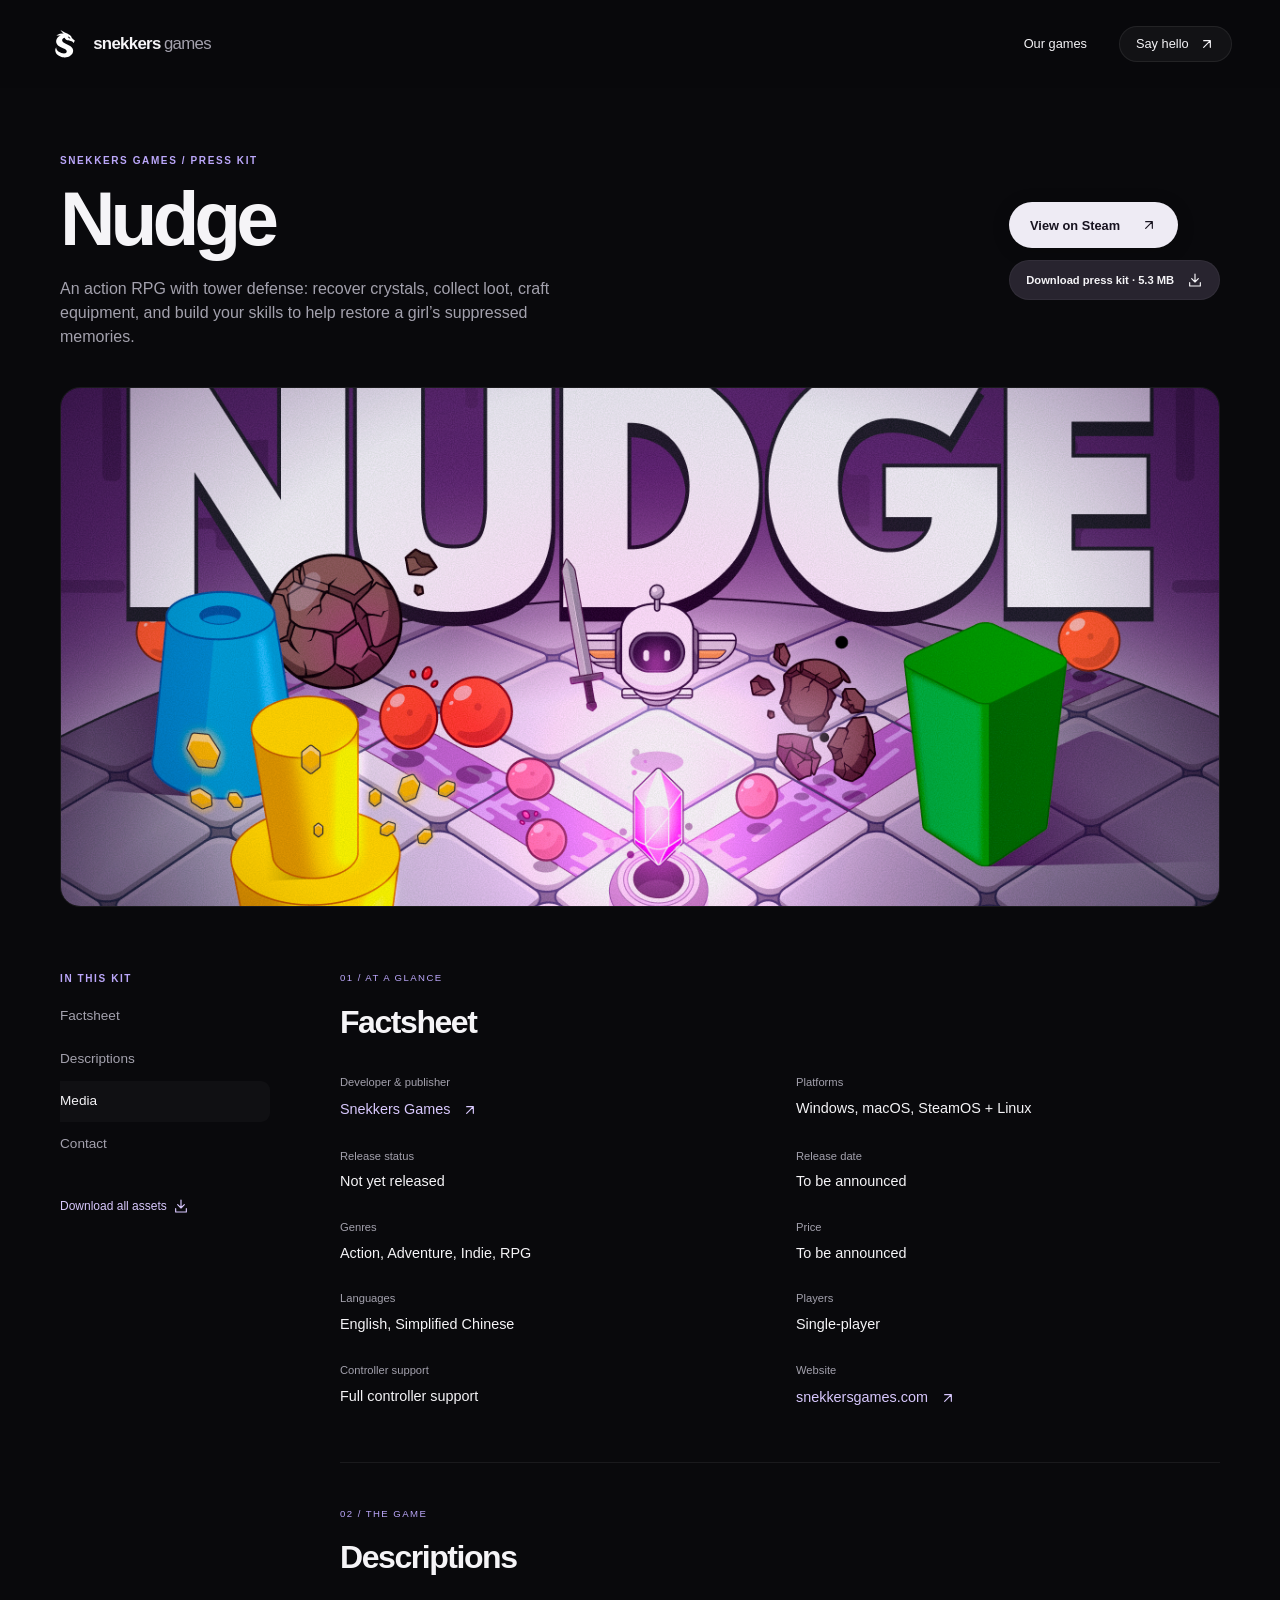
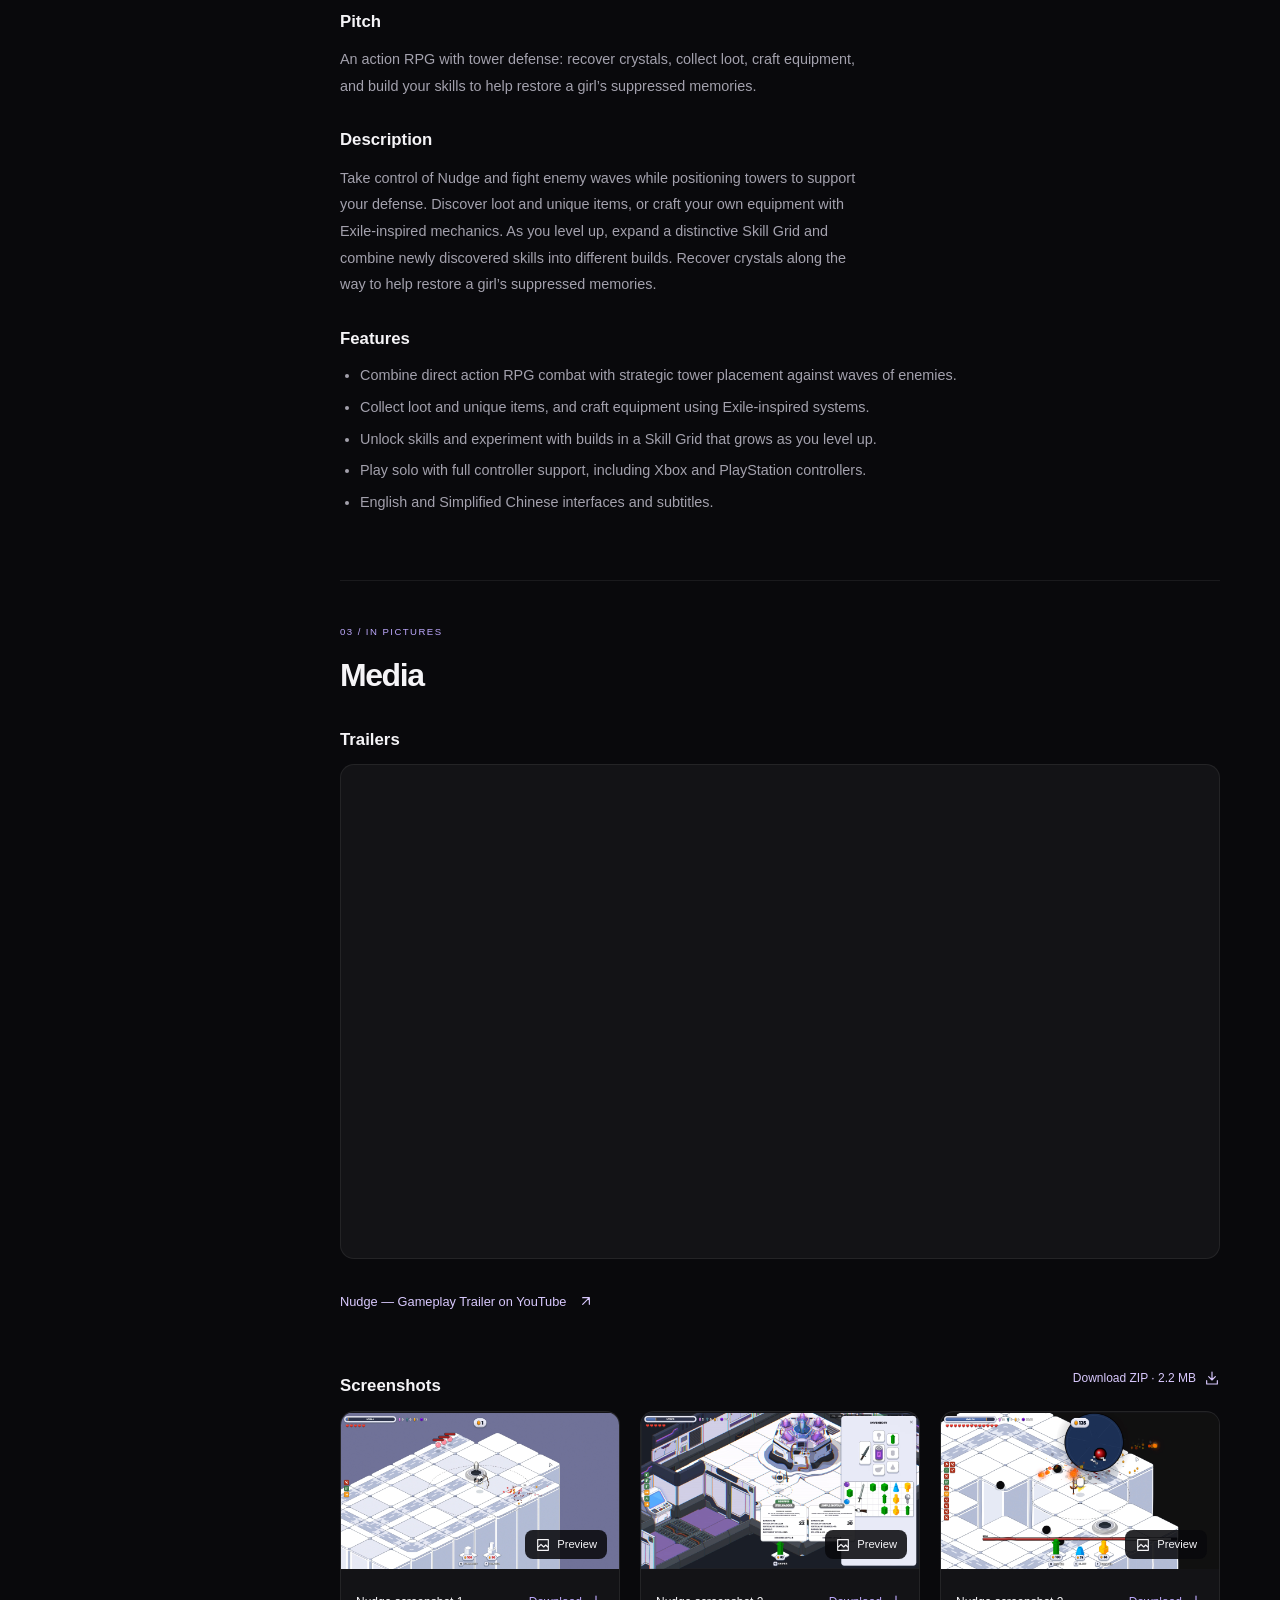
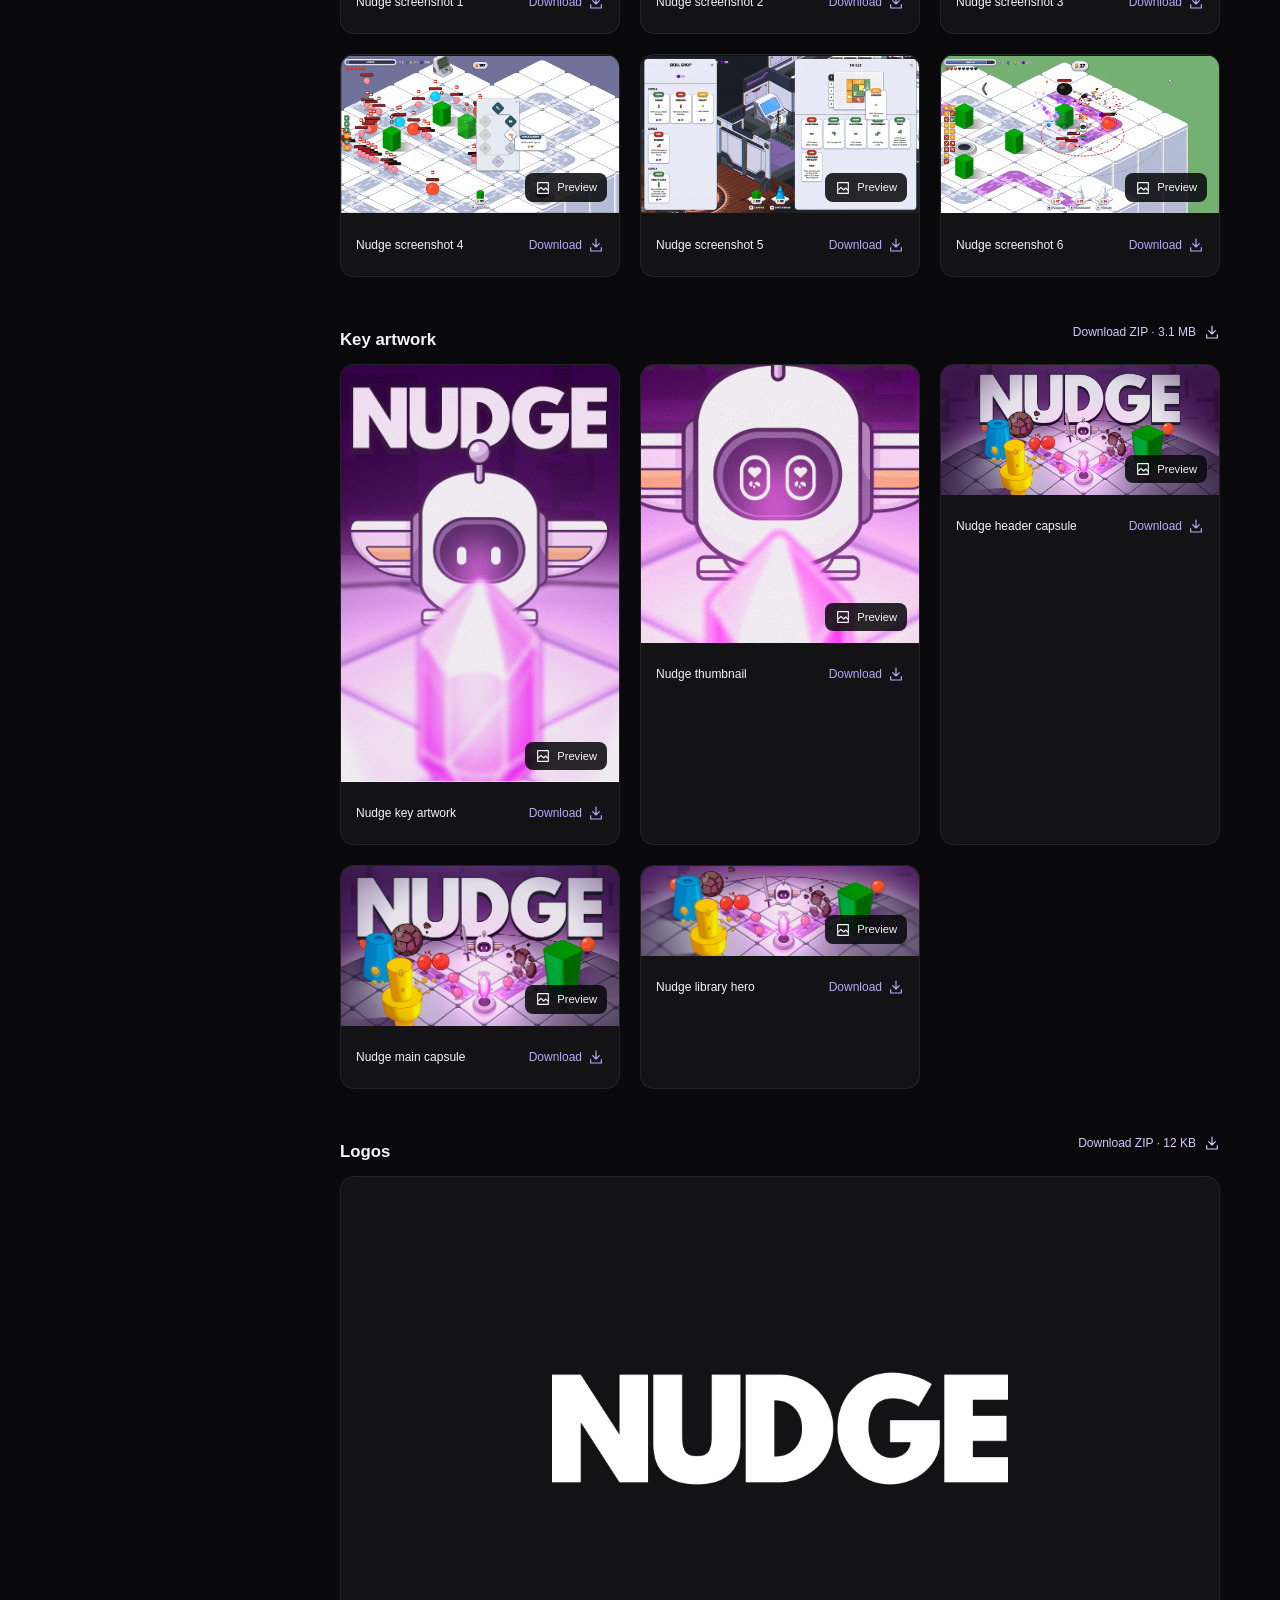
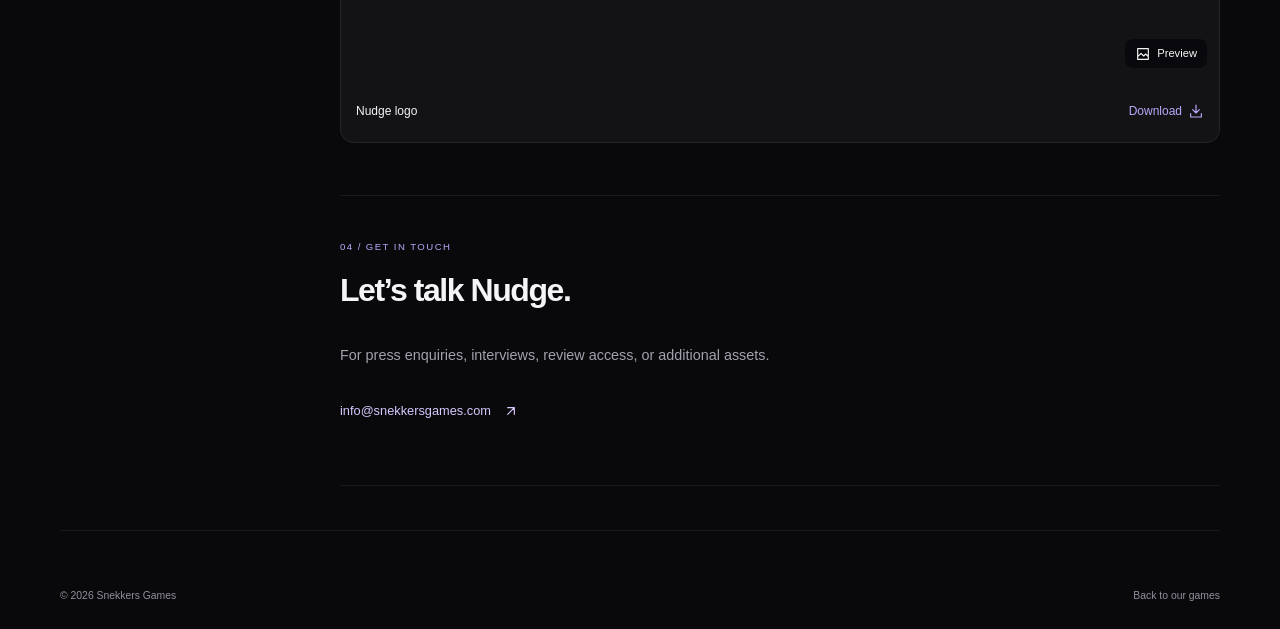
<file: press-kit/nudge/index.html>
<!doctype html>
<html lang="en"><head><meta charset="utf-8"/><meta name="viewport" content="width=device-width, initial-scale=1"/><meta name="color-scheme" content="dark"/><meta name="theme-color" content="#09090c"/>
<title>Nudge Press Kit — Snekkers Games</title><meta name="description" content="Official Nudge press kit: game information, artwork, downloads, and press contact."/><link rel="canonical" href="https://snekkersgames.com/press-kit/nudge/"/><meta property="og:title" content="Nudge — Press Kit"/><meta property="og:image" content="https://snekkersgames.com/assets/nudge.png"/><meta property="og:type" content="website"/><link rel="icon" href="../../assets/favicon.svg" type="image/svg+xml"/><link rel="stylesheet" href="../../styles.css"/><link rel="stylesheet" href="../press-kit.css"/><script src="../press-kit.js" defer></script></head>
<body><a class="skip-link" href="#main">Skip to content</a><header class="site-header"><div class="header-inner"><a class="brand" href="../../index.html" aria-label="Snekkers Games home"><img class="brand-symbol" src="../../assets/logo.svg" alt="" width="34" height="34" /><span>snekkers<span class="brand-light">games</span></span></a><nav aria-label="Main navigation"><a href="../../index.html#games">Our games</a><a class="contact-link" href="mailto:info@snekkersgames.com">Say hello <svg class="icon" viewBox="0 0 24 24" fill="none" stroke="currentColor" stroke-width="1.75" stroke-linecap="round" stroke-linejoin="round" aria-hidden="true" focusable="false"><path d="M7 17 17 7M7 7h10v10"/></svg></a></nav></div></header>
<main id="main" class="container press-main"><div class="press-intro"><div><p class="eyebrow section-eyebrow">SNEKKERS GAMES / PRESS KIT</p><h1>Nudge</h1><p class="press-deck">An action RPG with tower defense: recover crystals, collect loot, craft equipment, and build your skills to help restore a girl’s suppressed memories.</p></div><div class="press-actions"><a class="button primary-button" href="https://store.steampowered.com/app/4538110/Nudge/">View on Steam <svg class="icon" viewBox="0 0 24 24" fill="none" stroke="currentColor" stroke-width="1.75" stroke-linecap="round" stroke-linejoin="round" aria-hidden="true" focusable="false"><path d="M7 17 17 7M7 7h10v10"/></svg></a><a class="button game-button" href="press-assets.zip" download>Download press kit · 5.3 MB <svg class="icon" viewBox="0 0 24 24" fill="none" stroke="currentColor" stroke-width="1.75" stroke-linecap="round" stroke-linejoin="round" aria-hidden="true" focusable="false"><path d="M12 3v12m-5-5 5 5 5-5M4 16v5h16v-5"/></svg></a></div></div>
<img class="press-cover" src="../../assets/nudge.png" alt="Nudge artwork: a tiny sword-wielding robot, colorful obstacles, and a glowing pink crystal." width="1232" height="706" fetchpriority="high"/>
<div class="press-layout"><aside class="press-sidebar"><p class="eyebrow section-eyebrow">IN THIS KIT</p><nav aria-label="Press kit sections"><a href="#factsheet">Factsheet</a><a href="#descriptions">Descriptions</a><a href="#media">Media</a><a href="#contact">Contact</a></nav><a class="text-link" href="press-assets.zip" download>Download all assets <svg class="icon" viewBox="0 0 24 24" fill="none" stroke="currentColor" stroke-width="1.75" stroke-linecap="round" stroke-linejoin="round" aria-hidden="true" focusable="false"><path d="M12 3v12m-5-5 5 5 5-5M4 16v5h16v-5"/></svg></a></aside><div class="press-content">
<section id="factsheet"><p class="section-number">01 / AT A GLANCE</p><h2>Factsheet</h2><dl class="facts-grid"><div><dt>Developer &amp; publisher</dt><dd><a class="text-link" href="../../index.html">Snekkers Games <svg class="icon" viewBox="0 0 24 24" fill="none" stroke="currentColor" stroke-width="1.75" stroke-linecap="round" stroke-linejoin="round" aria-hidden="true" focusable="false"><path d="M7 17 17 7M7 7h10v10"/></svg></a></dd></div><div><dt>Platforms</dt><dd>Windows, macOS, SteamOS + Linux</dd></div><div><dt>Release status</dt><dd>Not yet released</dd></div><div><dt>Release date</dt><dd>To be announced</dd></div><div><dt>Genres</dt><dd>Action, Adventure, Indie, RPG</dd></div><div><dt>Price</dt><dd>To be announced</dd></div><div><dt>Languages</dt><dd>English, Simplified Chinese</dd></div><div><dt>Players</dt><dd>Single-player</dd></div><div><dt>Controller support</dt><dd>Full controller support</dd></div><div><dt>Website</dt><dd><a class="text-link" href="https://snekkersgames.com/">snekkersgames.com <svg class="icon" viewBox="0 0 24 24" fill="none" stroke="currentColor" stroke-width="1.75" stroke-linecap="round" stroke-linejoin="round" aria-hidden="true" focusable="false"><path d="M7 17 17 7M7 7h10v10"/></svg></a></dd></div></dl></section>
<section id="descriptions"><p class="section-number">02 / THE GAME</p><h2>Descriptions</h2><h3>Pitch</h3><p>An action RPG with tower defense: recover crystals, collect loot, craft equipment, and build your skills to help restore a girl’s suppressed memories.</p><h3>Description</h3><p>Take control of Nudge and fight enemy waves while positioning towers to support your defense. Discover loot and unique items, or craft your own equipment with Exile-inspired mechanics. As you level up, expand a distinctive Skill Grid and combine newly discovered skills into different builds. Recover crystals along the way to help restore a girl’s suppressed memories.</p><h3>Features</h3><ul class="feature-list"><li>Combine direct action RPG combat with strategic tower placement against waves of enemies.</li><li>Collect loot and unique items, and craft equipment using Exile-inspired systems.</li><li>Unlock skills and experiment with builds in a Skill Grid that grows as you level up.</li><li>Play solo with full controller support, including Xbox and PlayStation controllers.</li><li>English and Simplified Chinese interfaces and subtitles.</li></ul></section>
<section id="media"><p class="section-number">03 / IN PICTURES</p><h2>Media</h2><h3>Trailers</h3><div class="trailer-embed"><iframe src="https://www.youtube-nocookie.com/embed/NYAJVt6zG5k?start=0" title="Nudge — Gameplay Trailer" width="560" height="315" loading="lazy" referrerpolicy="strict-origin-when-cross-origin" allow="accelerometer; autoplay; clipboard-write; encrypted-media; gyroscope; picture-in-picture; web-share" allowfullscreen></iframe></div><p><a class="text-link" href="https://www.youtube.com/watch?v=NYAJVt6zG5k">Nudge — Gameplay Trailer on YouTube <svg class="icon" viewBox="0 0 24 24" fill="none" stroke="currentColor" stroke-width="1.75" stroke-linecap="round" stroke-linejoin="round" aria-hidden="true" focusable="false"><path d="M7 17 17 7M7 7h10v10"/></svg></a></p><div class="asset-heading"><h3>Screenshots</h3><a class="text-link" href="screenshots.zip" download>Download ZIP · 2.2 MB <svg class="icon" viewBox="0 0 24 24" fill="none" stroke="currentColor" stroke-width="1.75" stroke-linecap="round" stroke-linejoin="round" aria-hidden="true" focusable="false"><path d="M12 3v12m-5-5 5 5 5-5M4 16v5h16v-5"/></svg></a></div><div class="asset-grid asset-grid-screenshots"><figure class="press-asset"><a class="asset-preview" href="../../assets/press/nudge/screenshot_1.jpg" data-preview aria-label="Preview Nudge screenshot 1"><img src="../../assets/press/nudge/screenshot_1.jpg" alt="Nudge gameplay screenshot 1" loading="lazy"/><span class="preview-hint"><svg class="icon" viewBox="0 0 24 24" fill="none" stroke="currentColor" stroke-width="1.75" stroke-linecap="round" stroke-linejoin="round" aria-hidden="true" focusable="false"><path d="M4 4h16v16H4zM4 16l5-5 4 4 3-3 4 4"/></svg> Preview</span></a><figcaption><span>Nudge screenshot 1</span><a class="asset-download" href="../../assets/press/nudge/screenshot_1.jpg" download>Download <svg class="icon" viewBox="0 0 24 24" fill="none" stroke="currentColor" stroke-width="1.75" stroke-linecap="round" stroke-linejoin="round" aria-hidden="true" focusable="false"><path d="M12 3v12m-5-5 5 5 5-5M4 16v5h16v-5"/></svg></a></figcaption></figure><figure class="press-asset"><a class="asset-preview" href="../../assets/press/nudge/screenshot_2.jpg" data-preview aria-label="Preview Nudge screenshot 2"><img src="../../assets/press/nudge/screenshot_2.jpg" alt="Nudge gameplay screenshot 2" loading="lazy"/><span class="preview-hint"><svg class="icon" viewBox="0 0 24 24" fill="none" stroke="currentColor" stroke-width="1.75" stroke-linecap="round" stroke-linejoin="round" aria-hidden="true" focusable="false"><path d="M4 4h16v16H4zM4 16l5-5 4 4 3-3 4 4"/></svg> Preview</span></a><figcaption><span>Nudge screenshot 2</span><a class="asset-download" href="../../assets/press/nudge/screenshot_2.jpg" download>Download <svg class="icon" viewBox="0 0 24 24" fill="none" stroke="currentColor" stroke-width="1.75" stroke-linecap="round" stroke-linejoin="round" aria-hidden="true" focusable="false"><path d="M12 3v12m-5-5 5 5 5-5M4 16v5h16v-5"/></svg></a></figcaption></figure><figure class="press-asset"><a class="asset-preview" href="../../assets/press/nudge/screenshot_3.jpg" data-preview aria-label="Preview Nudge screenshot 3"><img src="../../assets/press/nudge/screenshot_3.jpg" alt="Nudge gameplay screenshot 3" loading="lazy"/><span class="preview-hint"><svg class="icon" viewBox="0 0 24 24" fill="none" stroke="currentColor" stroke-width="1.75" stroke-linecap="round" stroke-linejoin="round" aria-hidden="true" focusable="false"><path d="M4 4h16v16H4zM4 16l5-5 4 4 3-3 4 4"/></svg> Preview</span></a><figcaption><span>Nudge screenshot 3</span><a class="asset-download" href="../../assets/press/nudge/screenshot_3.jpg" download>Download <svg class="icon" viewBox="0 0 24 24" fill="none" stroke="currentColor" stroke-width="1.75" stroke-linecap="round" stroke-linejoin="round" aria-hidden="true" focusable="false"><path d="M12 3v12m-5-5 5 5 5-5M4 16v5h16v-5"/></svg></a></figcaption></figure><figure class="press-asset"><a class="asset-preview" href="../../assets/press/nudge/screenshot_4.jpg" data-preview aria-label="Preview Nudge screenshot 4"><img src="../../assets/press/nudge/screenshot_4.jpg" alt="Nudge gameplay screenshot 4" loading="lazy"/><span class="preview-hint"><svg class="icon" viewBox="0 0 24 24" fill="none" stroke="currentColor" stroke-width="1.75" stroke-linecap="round" stroke-linejoin="round" aria-hidden="true" focusable="false"><path d="M4 4h16v16H4zM4 16l5-5 4 4 3-3 4 4"/></svg> Preview</span></a><figcaption><span>Nudge screenshot 4</span><a class="asset-download" href="../../assets/press/nudge/screenshot_4.jpg" download>Download <svg class="icon" viewBox="0 0 24 24" fill="none" stroke="currentColor" stroke-width="1.75" stroke-linecap="round" stroke-linejoin="round" aria-hidden="true" focusable="false"><path d="M12 3v12m-5-5 5 5 5-5M4 16v5h16v-5"/></svg></a></figcaption></figure><figure class="press-asset"><a class="asset-preview" href="../../assets/press/nudge/screenshot_5.jpg" data-preview aria-label="Preview Nudge screenshot 5"><img src="../../assets/press/nudge/screenshot_5.jpg" alt="Nudge gameplay screenshot 5" loading="lazy"/><span class="preview-hint"><svg class="icon" viewBox="0 0 24 24" fill="none" stroke="currentColor" stroke-width="1.75" stroke-linecap="round" stroke-linejoin="round" aria-hidden="true" focusable="false"><path d="M4 4h16v16H4zM4 16l5-5 4 4 3-3 4 4"/></svg> Preview</span></a><figcaption><span>Nudge screenshot 5</span><a class="asset-download" href="../../assets/press/nudge/screenshot_5.jpg" download>Download <svg class="icon" viewBox="0 0 24 24" fill="none" stroke="currentColor" stroke-width="1.75" stroke-linecap="round" stroke-linejoin="round" aria-hidden="true" focusable="false"><path d="M12 3v12m-5-5 5 5 5-5M4 16v5h16v-5"/></svg></a></figcaption></figure><figure class="press-asset"><a class="asset-preview" href="../../assets/press/nudge/screenshot_6.jpg" data-preview aria-label="Preview Nudge screenshot 6"><img src="../../assets/press/nudge/screenshot_6.jpg" alt="Nudge gameplay screenshot 6" loading="lazy"/><span class="preview-hint"><svg class="icon" viewBox="0 0 24 24" fill="none" stroke="currentColor" stroke-width="1.75" stroke-linecap="round" stroke-linejoin="round" aria-hidden="true" focusable="false"><path d="M4 4h16v16H4zM4 16l5-5 4 4 3-3 4 4"/></svg> Preview</span></a><figcaption><span>Nudge screenshot 6</span><a class="asset-download" href="../../assets/press/nudge/screenshot_6.jpg" download>Download <svg class="icon" viewBox="0 0 24 24" fill="none" stroke="currentColor" stroke-width="1.75" stroke-linecap="round" stroke-linejoin="round" aria-hidden="true" focusable="false"><path d="M12 3v12m-5-5 5 5 5-5M4 16v5h16v-5"/></svg></a></figcaption></figure></div><div class="asset-heading"><h3>Key artwork</h3><a class="text-link" href="artwork.zip" download>Download ZIP · 3.1 MB <svg class="icon" viewBox="0 0 24 24" fill="none" stroke="currentColor" stroke-width="1.75" stroke-linecap="round" stroke-linejoin="round" aria-hidden="true" focusable="false"><path d="M12 3v12m-5-5 5 5 5-5M4 16v5h16v-5"/></svg></a></div><div class="asset-grid asset-grid-artwork"><figure class="press-asset"><a class="asset-preview" href="../../assets/press/nudge/vertical-asset.jpg" data-preview aria-label="Preview Nudge key artwork"><img src="../../assets/press/nudge/vertical-asset.jpg" alt="Nudge vertical key artwork" loading="lazy"/><span class="preview-hint"><svg class="icon" viewBox="0 0 24 24" fill="none" stroke="currentColor" stroke-width="1.75" stroke-linecap="round" stroke-linejoin="round" aria-hidden="true" focusable="false"><path d="M4 4h16v16H4zM4 16l5-5 4 4 3-3 4 4"/></svg> Preview</span></a><figcaption><span>Nudge key artwork</span><a class="asset-download" href="../../assets/press/nudge/vertical-asset.jpg" download>Download <svg class="icon" viewBox="0 0 24 24" fill="none" stroke="currentColor" stroke-width="1.75" stroke-linecap="round" stroke-linejoin="round" aria-hidden="true" focusable="false"><path d="M12 3v12m-5-5 5 5 5-5M4 16v5h16v-5"/></svg></a></figcaption></figure><figure class="press-asset"><a class="asset-preview" href="../../assets/press/nudge/thumbnail.png" data-preview aria-label="Preview Nudge thumbnail"><img src="../../assets/press/nudge/thumbnail.png" alt="Nudge thumbnail artwork" loading="lazy"/><span class="preview-hint"><svg class="icon" viewBox="0 0 24 24" fill="none" stroke="currentColor" stroke-width="1.75" stroke-linecap="round" stroke-linejoin="round" aria-hidden="true" focusable="false"><path d="M4 4h16v16H4zM4 16l5-5 4 4 3-3 4 4"/></svg> Preview</span></a><figcaption><span>Nudge thumbnail</span><a class="asset-download" href="../../assets/press/nudge/thumbnail.png" download>Download <svg class="icon" viewBox="0 0 24 24" fill="none" stroke="currentColor" stroke-width="1.75" stroke-linecap="round" stroke-linejoin="round" aria-hidden="true" focusable="false"><path d="M12 3v12m-5-5 5 5 5-5M4 16v5h16v-5"/></svg></a></figcaption></figure><figure class="press-asset"><a class="asset-preview" href="../../assets/press/nudge/header-capsule.png" data-preview aria-label="Preview Nudge header capsule"><img src="../../assets/press/nudge/header-capsule.png" alt="Nudge header capsule artwork" loading="lazy"/><span class="preview-hint"><svg class="icon" viewBox="0 0 24 24" fill="none" stroke="currentColor" stroke-width="1.75" stroke-linecap="round" stroke-linejoin="round" aria-hidden="true" focusable="false"><path d="M4 4h16v16H4zM4 16l5-5 4 4 3-3 4 4"/></svg> Preview</span></a><figcaption><span>Nudge header capsule</span><a class="asset-download" href="../../assets/press/nudge/header-capsule.png" download>Download <svg class="icon" viewBox="0 0 24 24" fill="none" stroke="currentColor" stroke-width="1.75" stroke-linecap="round" stroke-linejoin="round" aria-hidden="true" focusable="false"><path d="M12 3v12m-5-5 5 5 5-5M4 16v5h16v-5"/></svg></a></figcaption></figure><figure class="press-asset"><a class="asset-preview" href="../../assets/press/nudge/main-capsule.png" data-preview aria-label="Preview Nudge main capsule"><img src="../../assets/press/nudge/main-capsule.png" alt="Nudge main capsule artwork" loading="lazy"/><span class="preview-hint"><svg class="icon" viewBox="0 0 24 24" fill="none" stroke="currentColor" stroke-width="1.75" stroke-linecap="round" stroke-linejoin="round" aria-hidden="true" focusable="false"><path d="M4 4h16v16H4zM4 16l5-5 4 4 3-3 4 4"/></svg> Preview</span></a><figcaption><span>Nudge main capsule</span><a class="asset-download" href="../../assets/press/nudge/main-capsule.png" download>Download <svg class="icon" viewBox="0 0 24 24" fill="none" stroke="currentColor" stroke-width="1.75" stroke-linecap="round" stroke-linejoin="round" aria-hidden="true" focusable="false"><path d="M12 3v12m-5-5 5 5 5-5M4 16v5h16v-5"/></svg></a></figcaption></figure><figure class="press-asset"><a class="asset-preview" href="../../assets/press/nudge/library-hero Large.jpeg" data-preview aria-label="Preview Nudge library hero"><img src="../../assets/press/nudge/library-hero Large.jpeg" alt="Nudge library hero artwork" loading="lazy"/><span class="preview-hint"><svg class="icon" viewBox="0 0 24 24" fill="none" stroke="currentColor" stroke-width="1.75" stroke-linecap="round" stroke-linejoin="round" aria-hidden="true" focusable="false"><path d="M4 4h16v16H4zM4 16l5-5 4 4 3-3 4 4"/></svg> Preview</span></a><figcaption><span>Nudge library hero</span><a class="asset-download" href="../../assets/press/nudge/library-hero Large.jpeg" download>Download <svg class="icon" viewBox="0 0 24 24" fill="none" stroke="currentColor" stroke-width="1.75" stroke-linecap="round" stroke-linejoin="round" aria-hidden="true" focusable="false"><path d="M12 3v12m-5-5 5 5 5-5M4 16v5h16v-5"/></svg></a></figcaption></figure></div><div class="asset-heading"><h3>Logos</h3><a class="text-link" href="logos.zip" download>Download ZIP · 12 KB <svg class="icon" viewBox="0 0 24 24" fill="none" stroke="currentColor" stroke-width="1.75" stroke-linecap="round" stroke-linejoin="round" aria-hidden="true" focusable="false"><path d="M12 3v12m-5-5 5 5 5-5M4 16v5h16v-5"/></svg></a></div><div class="asset-grid asset-grid-logos"><figure class="press-asset"><a class="asset-preview" href="../../assets/press/nudge/logo.png" data-preview aria-label="Preview Nudge logo"><img src="../../assets/press/nudge/logo.png" alt="Nudge game logo" loading="lazy"/><span class="preview-hint"><svg class="icon" viewBox="0 0 24 24" fill="none" stroke="currentColor" stroke-width="1.75" stroke-linecap="round" stroke-linejoin="round" aria-hidden="true" focusable="false"><path d="M4 4h16v16H4zM4 16l5-5 4 4 3-3 4 4"/></svg> Preview</span></a><figcaption><span>Nudge logo</span><a class="asset-download" href="../../assets/press/nudge/logo.png" download>Download <svg class="icon" viewBox="0 0 24 24" fill="none" stroke="currentColor" stroke-width="1.75" stroke-linecap="round" stroke-linejoin="round" aria-hidden="true" focusable="false"><path d="M12 3v12m-5-5 5 5 5-5M4 16v5h16v-5"/></svg></a></figcaption></figure></div></section>
<section id="contact" class="press-contact"><p class="section-number">04 / GET IN TOUCH</p><h2>Let’s talk Nudge.</h2><p>For press enquiries, interviews, review access, or additional assets.</p><a class="text-link" href="mailto:info@snekkersgames.com">info@snekkersgames.com <svg class="icon" viewBox="0 0 24 24" fill="none" stroke="currentColor" stroke-width="1.75" stroke-linecap="round" stroke-linejoin="round" aria-hidden="true" focusable="false"><path d="M7 17 17 7M7 7h10v10"/></svg></a></section>
</div></div></main><footer class="site-footer container"><div class="footer-bottom"><p>© 2026 Snekkers Games</p><a href="../../index.html">Back to our games</a></div></footer>
<dialog class="image-dialog" aria-label="Image preview"><form method="dialog"><button class="preview-close" aria-label="Close image preview"><svg class="icon" viewBox="0 0 24 24" fill="none" stroke="currentColor" stroke-width="1.75" stroke-linecap="round" stroke-linejoin="round" aria-hidden="true" focusable="false"><path d="m6 6 12 12M6 18 18 6"/></svg></button></form><img alt=""/><a class="button game-button" download>Download original <svg class="icon" viewBox="0 0 24 24" fill="none" stroke="currentColor" stroke-width="1.75" stroke-linecap="round" stroke-linejoin="round" aria-hidden="true" focusable="false"><path d="M12 3v12m-5-5 5 5 5-5M4 16v5h16v-5"/></svg></a></dialog>
</body></html>
</file>
<file: styles.css>
:root{color-scheme:dark;--background:#09090c;--surface:#131316;--text:#f5f4f7;--muted:#a3a1ad;--accent:#bba7fa;--line:#ffffff12;font:100%/1.5 -apple-system,BlinkMacSystemFont,"Segoe UI",sans-serif;font-optical-sizing:auto;background:var(--background);color:var(--text)}
*{box-sizing:border-box}html{scroll-behavior:smooth;scroll-padding-top:7rem}body{margin:0}a{color:inherit;text-decoration:none;-webkit-tap-highlight-color:transparent;touch-action:manipulation}button,a{outline-offset:6px}a:focus-visible{outline:2px solid var(--accent)}::selection{background:#bba7fa;color:#09090c}p,h1,h2,h3{margin:0}img{display:block;width:100%;height:auto}.container{width:min(1160px,calc(100% - 6rem));margin-inline:auto}.skip-link{position:fixed;top:1rem;left:1rem;z-index:10;background:var(--text);color:var(--background);padding:.8rem 1.2rem;border-radius:1rem;transform:translateY(-200%)}.skip-link:focus{transform:translateY(0)}
.site-header{position:sticky;top:0;z-index:5;background:#09090cd9;backdrop-filter:blur(24px) saturate(140%);-webkit-backdrop-filter:blur(24px) saturate(140%)}.header-inner{width:min(1280px,calc(100% - 6rem));margin:auto;min-height:88px;display:flex;align-items:center;justify-content:space-between;gap:2rem}.brand{display:inline-flex;align-items:center;gap:.7rem;font-size:1.05rem;font-weight:650;letter-spacing:-.04em}.brand-symbol{display:block;width:34px;height:34px;object-fit:contain;flex-shrink:0}.brand-light{font-weight:400;color:var(--muted);margin-left:.2em}.site-header nav,.site-footer nav{display:flex;align-items:center;gap:2rem;font-size:.8rem;font-weight:500}.site-header nav>a,.site-footer nav>a{min-height:44px;display:inline-flex;align-items:center;gap:.65rem;transition:color .18s}.site-header nav>a:hover,.site-footer nav>a:hover{color:var(--accent)}.site-header nav .contact-link{min-height:36px;padding:.4rem 1rem;background:#ffffff0b;border:1px solid #ffffff12;border-radius:99px}
.hero{text-align:center;position:relative;padding:83px 0 72px;isolation:isolate}.hero:before{content:"";position:absolute;z-index:-1;inset:-50px -25px -20px;background:radial-gradient(ellipse at 50% 35%,#7550ba16,transparent 62%);pointer-events:none}.eyebrow{font-size:.75rem;letter-spacing:.035em;font-weight:500;color:var(--muted);display:flex;align-items:center;justify-content:center;gap:.6rem}.status-dot{height:6px;width:6px;border-radius:50%;background:var(--accent);display:inline-block;flex-shrink:0}.hero h1{font-size:clamp(4.5rem,8.8vw,7.75rem);letter-spacing:-.075em;line-height:1.01;font-weight:650;margin:25px 0 26px}.hero h1 span{background:linear-gradient(110deg,#e4dafb 15%,#bba2f2 60%,#8f73d0);background-clip:text;-webkit-background-clip:text;color:transparent}.hero-description{font-size:1rem;line-height:1.75;color:var(--muted)}.button{display:inline-flex;align-items:center;justify-content:center;gap:1.3rem;min-height:46px;padding:.7rem 1.3rem;border-radius:99px;font-size:.8rem;font-weight:600;transition:transform .2s ease,background .2s ease,box-shadow .2s ease}.button:active,.contact-link:active{transform:scale(.97);transition-duration:80ms}.primary-button{margin-top:27px;background:#eeebf4;color:#17131f;box-shadow:0 3px 18px #0003}.primary-button:hover{background:#dcd0f5;box-shadow:0 3px 25px #a488e222}.hero-footnote{margin-top:31px;color:#92909d;font-size:.65rem;display:flex;justify-content:center;align-items:center;gap:.5rem}.icon{display:block;width:1rem;height:1rem;flex-shrink:0}.tiny-star{color:var(--accent)}
.games{padding-top:40px;scroll-margin-top:1rem}.section-heading{display:flex;align-items:flex-end;justify-content:space-between;gap:1rem;margin-bottom:27px}.section-eyebrow{font-size:.625rem;letter-spacing:.16em;color:var(--accent);justify-content:flex-start;font-weight:650;margin-bottom:10px}.section-heading h2{font-size:clamp(1.7rem,3vw,2.2rem);font-weight:550;letter-spacing:-.045em;line-height:1.2}.collection-note{font-size:.75rem;color:var(--muted);padding-bottom:4px}.game-grid{display:grid;grid-template-columns:1fr 1fr;gap:24px}.game-card{overflow:hidden;border-radius:20px;background:var(--surface);border:1px solid var(--line);box-shadow:0 15px 50px #0002}.artwork-link,.game-artwork{display:block;position:relative;overflow:hidden;aspect-ratio:1232/706;background:#211235}.artwork-link img{transition:transform .5s cubic-bezier(.2,.65,.3,1)}.artwork-link:hover img{transform:scale(1.025)}.artwork-link:active img{transform:scale(1.01)}.artwork-link:focus-visible{outline-offset:-5px}.artwork-arrow{position:absolute;bottom:16px;right:16px;display:grid;place-items:center;width:36px;height:36px;background:#18121dcc;backdrop-filter:blur(12px);border:1px solid #ffffff3a;border-radius:50%;font-size:1.2rem}.game-details{padding:26px 28px 25px}.game-title-row{display:flex;align-items:center;justify-content:space-between;gap:1rem}.game-title-row h3{font-size:1.5rem;font-weight:550;line-height:1.25;letter-spacing:-.035em}.game-index{color:#85818e;font-size:.65rem;font-variant-numeric:tabular-nums}.game-details>p{color:var(--muted);font-size:.8rem;margin-top:10px}.game-bottom{display:flex;align-items:center;justify-content:space-between;gap:1rem;border-top:1px solid var(--line);margin-top:26px;padding-top:20px}.game-status{font-size:.65rem;color:#c0b7d4;display:flex;align-items:center;gap:.5rem}.game-status .status-dot{width:5px;height:5px}.game-status.muted{color:var(--muted)}.muted .status-dot{background:#88838f}.game-button{background:#28242f;border:1px solid #ffffff0c;min-height:40px;font-size:.7rem;padding:.6rem 1rem;gap:.8rem}.game-button:hover{background:#3b314d}.coming-soon{font-size:.7rem;border:1px solid #ffffff17;color:#bcb9c4;min-height:40px;display:inline-flex;align-items:center;padding:.6rem 1rem;border-radius:99px}
.studio{text-align:center;padding:107px 0 105px}.studio-mark{display:flex;justify-content:center;color:var(--accent);margin-bottom:22px}.studio-mark .icon{width:2.8rem;height:2.8rem}.studio .eyebrow{justify-content:center}.studio h2{font-size:clamp(2rem,4vw,3rem);letter-spacing:-.055em;line-height:1.12;font-weight:550;margin-top:16px}.studio>p:not(.eyebrow){margin-top:22px;color:var(--muted);font-size:.85rem;line-height:1.8}.text-link{display:inline-flex;align-items:center;gap:.75rem;min-height:44px;color:#d8c8fd;font-size:.8rem;margin-top:20px}.text-link:hover{color:white}.site-footer{border-top:1px solid var(--line);padding:30px 0 25px}.footer-main,.footer-bottom{display:flex;align-items:center;justify-content:space-between;gap:1rem}.footer-bottom{margin-top:27px;color:#92909d;font-size:.65rem}.site-footer .brand{font-size:.9rem}.site-footer .brand-symbol{height:29px;width:29px}.site-footer nav{font-size:.7rem}
@media(min-width:1600px){.hero{padding-top:100px;padding-bottom:90px}}
@media(max-width:850px){.container,.header-inner{width:calc(100% - 3rem)}.hero{padding-top:70px}.game-grid{gap:18px}.game-details{padding:22px 20px}.game-bottom{align-items:flex-start;flex-direction:column;gap:16px}.collection-note{display:none}.game-title-row h3{font-size:1.3rem}}
@media(max-width:600px){.container,.header-inner{width:calc(100% - 2.5rem)}.header-inner{min-height:76px;gap:1rem}.brand{font-size:.9rem;gap:.5rem}.brand-symbol{width:30px;height:30px}.site-header nav{gap:1rem;font-size:.7rem}.site-header nav .contact-link{padding:.4rem .8rem}.hero{padding:59px 0 53px}.hero h1{font-size:clamp(3.7rem,15vw,5.5rem);margin-top:24px}.hero .eyebrow{font-size:.62rem}.hero-description{font-size:.9rem}.desktop-break{display:none}.hero-footnote{font-size:.6rem}.games{padding-top:24px}.section-heading{margin-bottom:22px}.game-grid{grid-template-columns:1fr;gap:24px}.game-details{padding:23px}.game-title-row h3{font-size:1.45rem}.game-bottom{flex-direction:row;align-items:center}.studio{padding:75px 0}.studio>p:not(.eyebrow){max-width:320px;margin-inline:auto}.footer-main{align-items:flex-start;flex-direction:column;gap:15px}.site-footer nav{gap:1.5rem}.footer-bottom{align-items:flex-start;flex-direction:column;gap:8px;margin-top:20px}}
@media(max-width:360px){.site-header nav{gap:.6rem}.site-header nav .contact-link{padding:.4rem .6rem}.brand-light{display:none}.game-details{padding:20px}.game-bottom{gap:.5rem}.game-status{font-size:.6rem}}
@media(prefers-reduced-motion:reduce){html{scroll-behavior:auto}*,*:before,*:after{transition:none!important}.artwork-link:hover img,.artwork-link:active img,.button:active,.contact-link:active{transform:none}}
@media(prefers-reduced-transparency:reduce){.site-header{background:#09090c;backdrop-filter:none;-webkit-backdrop-filter:none}.artwork-arrow{background:#18121d;backdrop-filter:none}}
@media(prefers-contrast:more){:root{--muted:#d3d0dc;--line:#ffffff60}.site-header{background:#09090c}.game-status,.game-index,.hero-footnote,.footer-bottom{color:#d3d0dc}.button,.coming-soon{border:1px solid currentColor}}
/* Keep decorative light within the viewport and allow enlarged text to reflow. */
main{overflow:clip}.header-inner,.site-header nav,.game-bottom{flex-wrap:wrap}.header-inner{padding-block:12px}.game-title-row h3{overflow-wrap:anywhere}.game-card{min-width:0}
@media(max-width:600px){.hero h1{font-size:clamp(3rem,15vw,5.5rem)}}
.site-footer nav{flex-wrap:wrap}

.game-bottom.game-actions{justify-content:space-between;flex-direction:row;align-items:center;gap:.65rem}

.studio-mark img{width:56px;height:56px;object-fit:contain}.game-bottom .press-kit-button{margin:0 0 0 auto;min-height:40px;padding:.6rem 1rem;font-size:.7rem;gap:.8rem}

/* Flowing light behind the studio silhouette. */
.hero{padding-top:130px;padding-bottom:110px}
.hero:before{display:none}
.hero-atmosphere{position:absolute;inset:-180px calc(50% - 50vw) -240px;z-index:-1;pointer-events:none;overflow:hidden;mask-image:linear-gradient(to bottom,transparent,#000 23%,#000 48%,transparent 100%);-webkit-mask-image:linear-gradient(to bottom,transparent,#000 23%,#000 48%,transparent 100%)}
.hero-flow{position:absolute;inset:-50%;filter:blur(85px);opacity:.46}
.hero-flow span{position:absolute;left:22%;top:9%;width:55%;height:80%;border-radius:38% 62% 71% 29% / 61% 32% 68% 39%;background:radial-gradient(ellipse at 25% 35%,#744ad6 0%,transparent 53%),radial-gradient(ellipse at 72% 68%,#59359cb0,transparent 62%);animation:flow-violet 12s ease-in-out infinite alternate;will-change:transform}
.hero-flow span:nth-child(2){left:40%;top:20%;width:43%;height:67%;border-radius:64% 36% 28% 72% / 35% 68% 32% 65%;background:radial-gradient(ellipse at 70% 25%,#3475b5 0%,transparent 56%),radial-gradient(ellipse at 28% 70%,#343aa990,transparent 62%);animation:flow-blue 15s ease-in-out infinite alternate;animation-delay:-9s}
.hero-flow span:nth-child(3){left:14%;top:32%;width:48%;height:58%;border-radius:29% 71% 57% 43% / 70% 42% 58% 30%;background:radial-gradient(ellipse at 32% 65%,#9d478f 0%,transparent 54%),radial-gradient(ellipse at 78% 28%,#68369590,transparent 59%);animation:flow-rose 14s ease-in-out infinite alternate;animation-delay:-13s}
.hero-emblem{position:absolute;width:clamp(390px,50vw,660px);aspect-ratio:1;left:50%;top:44%;transform:translate(-50%,-50%);background:linear-gradient(145deg,#e0cbff1c,#08080dd9 65%);mask:url('./assets/logo.svg') center/contain no-repeat;-webkit-mask:url('./assets/logo.svg') center/contain no-repeat}
.hero h1{position:relative;text-shadow:0 4px 45px #09090c88}.hero-description{position:relative;color:#cbc5d6;text-shadow:0 2px 15px #09090c}
@keyframes flow-violet{0%{transform:translate(-36%,-20%) scale(.88) rotate(-20deg)}50%{transform:translate(20%,28%) scale(1.12) rotate(10deg)}100%{transform:translate(50%,-18%) scale(.96) rotate(35deg)}}
@keyframes flow-blue{0%{transform:translate(36%,-30%) scale(.9)}50%{transform:translate(-40%,28%) scale(1.15)}100%{transform:translate(-65%,-26%) scale(1.05)}}
@keyframes flow-rose{0%{transform:translate(-25%,30%) scale(1.05)}50%{transform:translate(45%,-40%) scale(.85)}100%{transform:translate(75%,18%) scale(1.2)}}
@media(max-width:600px){.hero{padding-top:100px;padding-bottom:88px}.hero-emblem{width:420px;top:39%}.hero-flow{filter:blur(55px);opacity:.4}.hero-flow span{width:80%;left:5%}}
@media(prefers-reduced-motion:reduce){.hero-flow span{animation:none;will-change:auto}}
@media(prefers-contrast:more){.hero-atmosphere{display:none}.hero-description{color:var(--text)}}

.hero-atmosphere::after{content:"";position:absolute;inset:0;background-image:url("./assets/hero-noise.svg");background-size:180px 180px;opacity:.15;mix-blend-mode:soft-light;pointer-events:none}
</file>
<file: press-kit/press-kit.css>
.press-main{padding-top:65px}.press-intro{display:flex;justify-content:space-between;align-items:center;gap:32px;margin-bottom:38px}.press-intro h1{font-size:clamp(2.7rem,6vw,5rem);line-height:1.06;letter-spacing:-.065em;font-weight:600}.press-deck{color:var(--muted);margin-top:18px;font-size:1rem}.press-actions{display:flex;flex-direction:column;align-items:flex-start;gap:12px;flex-shrink:0}.press-actions .primary-button{margin:0}.download-note{color:var(--muted);font-size:.65rem;margin-left:12px}.press-cover{border-radius:20px;border:1px solid var(--line);max-height:520px;object-fit:cover}.press-layout{display:grid;grid-template-columns:210px minmax(0,1fr);gap:70px;padding-top:64px}.press-sidebar{position:sticky;top:125px;align-self:start}.press-sidebar nav{display:flex;flex-direction:column;gap:2px}.press-sidebar nav a{padding:10px 12px;margin-left:-12px;color:var(--muted);font-size:.85rem;border-radius:9px}.press-sidebar nav a:hover,.press-sidebar nav a[aria-current]{background:#ffffff08;color:var(--text)}.press-sidebar>.text-link{font-size:.75rem;gap:.4rem}.press-content section{padding-bottom:52px;margin-bottom:44px;border-bottom:1px solid var(--line);scroll-margin-top:20px}.section-number{font-size:.6rem;letter-spacing:.15em;color:var(--accent);margin-bottom:12px}.press-content h2{font-size:2rem;letter-spacing:-.045em;font-weight:550;margin-bottom:28px}.press-content h3{font-size:1.05rem;font-weight:550;margin:28px 0 12px}.press-content p:not(.section-number){color:var(--muted);font-size:.9rem;line-height:1.85;max-width:65ch}.facts-grid{display:grid;grid-template-columns:1fr 1fr;gap:26px 32px;margin:0}.facts-grid dt{font-size:.7rem;color:var(--muted);margin-bottom:7px}.facts-grid dd{margin:0;font-size:.9rem}.facts-grid .text-link{margin:0;min-height:24px;font-size:inherit}.asset-heading{display:flex;align-items:center;justify-content:space-between;gap:20px;margin-top:22px}.asset-heading .text-link{font-size:.75rem;margin:0;gap:.5rem}.asset-grid{display:grid;grid-template-columns:repeat(auto-fit,minmax(min(100%,260px),1fr));gap:20px}.press-asset{margin:0;border:1px solid var(--line);border-radius:14px;overflow:hidden;background:var(--surface)}.asset-preview{display:block;position:relative}.asset-preview img{aspect-ratio:1232/706;object-fit:contain}.preview-hint{position:absolute;right:12px;bottom:12px;padding:6px 10px;display:flex;align-items:center;gap:6px;background:#09090cdd;border-radius:8px;font-size:.7rem}.press-asset figcaption{display:flex;align-items:center;justify-content:space-between;gap:12px;padding:15px;font-size:.75rem}.asset-download{display:inline-flex;align-items:center;gap:6px;color:var(--accent);min-height:32px}.press-socials{display:flex;gap:24px;flex-wrap:wrap}.press-contact .text-link{overflow-wrap:anywhere;max-width:100%}.feature-list{color:var(--muted);padding-left:20px;font-size:.9rem}.feature-list li{margin-bottom:10px}.image-dialog{background:var(--surface);color:var(--text);border:1px solid #ffffff26;border-radius:16px;padding:52px 16px 16px;width:min(1100px,94vw);max-height:92dvh}.image-dialog::backdrop{background:#000d}.image-dialog>img{max-height:70dvh;object-fit:contain}.image-dialog>.button{margin-top:16px}.preview-close{position:absolute;right:8px;top:5px;display:grid;place-items:center;min-width:44px;min-height:44px;border:0;background:transparent;color:var(--text);cursor:pointer}.preview-close:focus-visible{outline:2px solid var(--accent);outline-offset:-4px}body:has(dialog[open]){overflow:hidden}
@media(max-width:850px){.press-layout{grid-template-columns:160px minmax(0,1fr);gap:28px}.press-intro{align-items:flex-start;flex-direction:column}.press-actions{flex-direction:row;flex-wrap:wrap;align-items:center}.download-note{width:100%;margin:0}.press-asset figcaption{align-items:flex-start;flex-direction:column}}
@media(max-width:600px){.press-main{padding-top:38px}.press-intro{margin-bottom:28px}.press-layout{display:block;padding-top:28px}.press-sidebar{position:static;margin-bottom:38px}.press-sidebar nav{flex-direction:row;flex-wrap:wrap;gap:4px}.press-sidebar nav a{margin:0;padding:10px;background:#ffffff05;font-size:.75rem}.press-sidebar>.text-link{display:none}.press-cover{border-radius:12px}.facts-grid{gap:24px 16px}.press-content h2{font-size:1.8rem}.asset-heading{align-items:flex-start;flex-direction:column;gap:0;margin-bottom:12px}.asset-heading h3{margin-bottom:0}.press-content section{padding-bottom:34px;margin-bottom:34px}.press-content dd{overflow-wrap:anywhere}}
.mock-notice{display:flex;gap:18px;align-items:baseline;border:1px solid #bba7fa30;background:#bba7fa09;padding:16px 20px;border-radius:12px;margin-bottom:35px;font-size:.75rem;color:var(--muted)}.mock-notice strong{color:var(--accent);white-space:nowrap}.trailer-placeholder{aspect-ratio:16/9;display:flex;align-items:center;justify-content:center;flex-direction:column;gap:12px;background:radial-gradient(ellipse at center,#2d223e,var(--surface));border:1px solid var(--line);border-radius:14px}.trailer-placeholder>.icon{width:32px;height:32px;color:var(--accent)}.trailer-placeholder strong{font-size:.95rem;font-weight:500}.trailer-placeholder span{color:var(--muted);font-size:.75rem}.game-status[href]:hover{color:var(--accent)}
@media(max-width:600px){.mock-notice{flex-direction:column;gap:5px}}

.trailer-embed{aspect-ratio:16/9;border:1px solid var(--line);border-radius:14px;overflow:hidden;background:var(--surface)}.trailer-embed iframe{display:block;width:100%;height:100%;border:0}.press-deck{max-width:58ch}
.feature-list li strong,.feature-list li span{display:block}.feature-list li strong{color:var(--text);font-weight:550}.feature-list li span{margin-top:4px}
.facts-grid code{font:inherit;overflow-wrap:anywhere}
.asset-grid-artwork .asset-preview img{aspect-ratio:auto;max-height:560px;object-fit:contain}.asset-grid-logos .asset-preview img{padding:24px;object-fit:contain}
</file>
